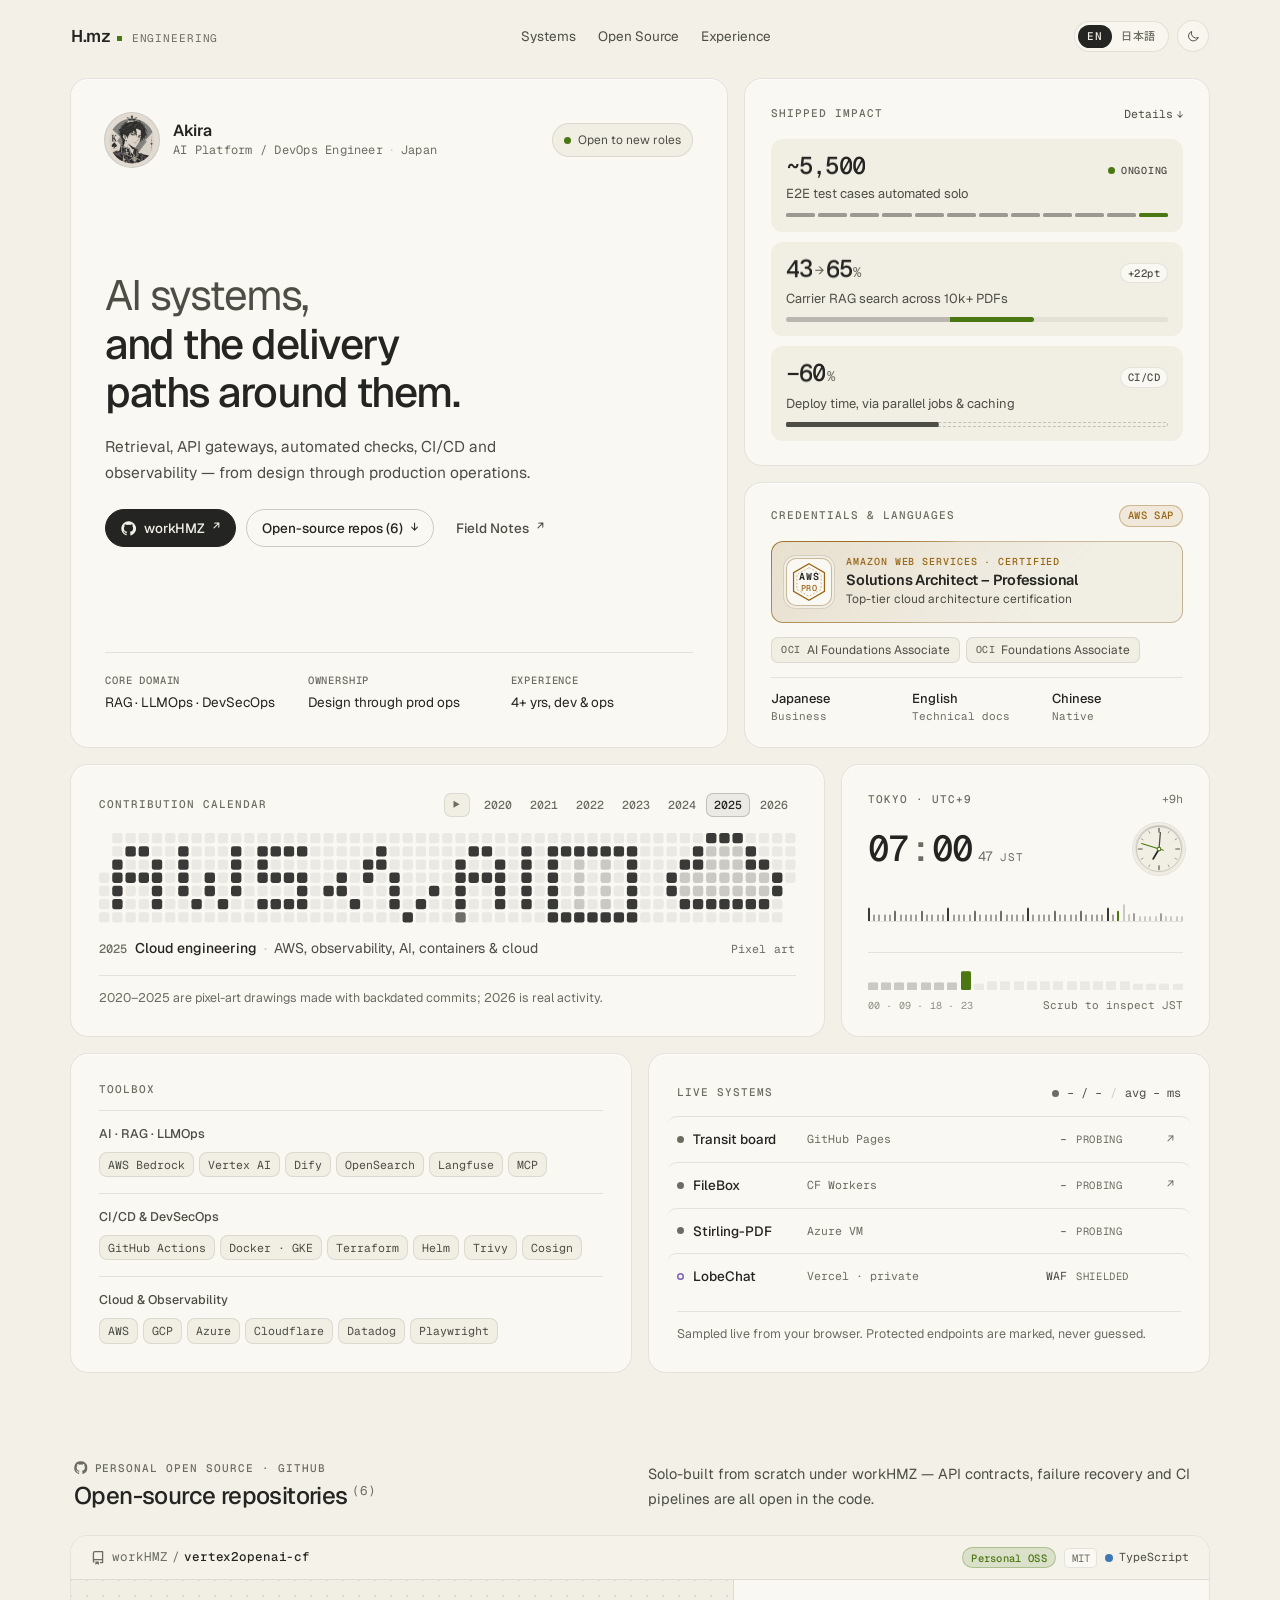
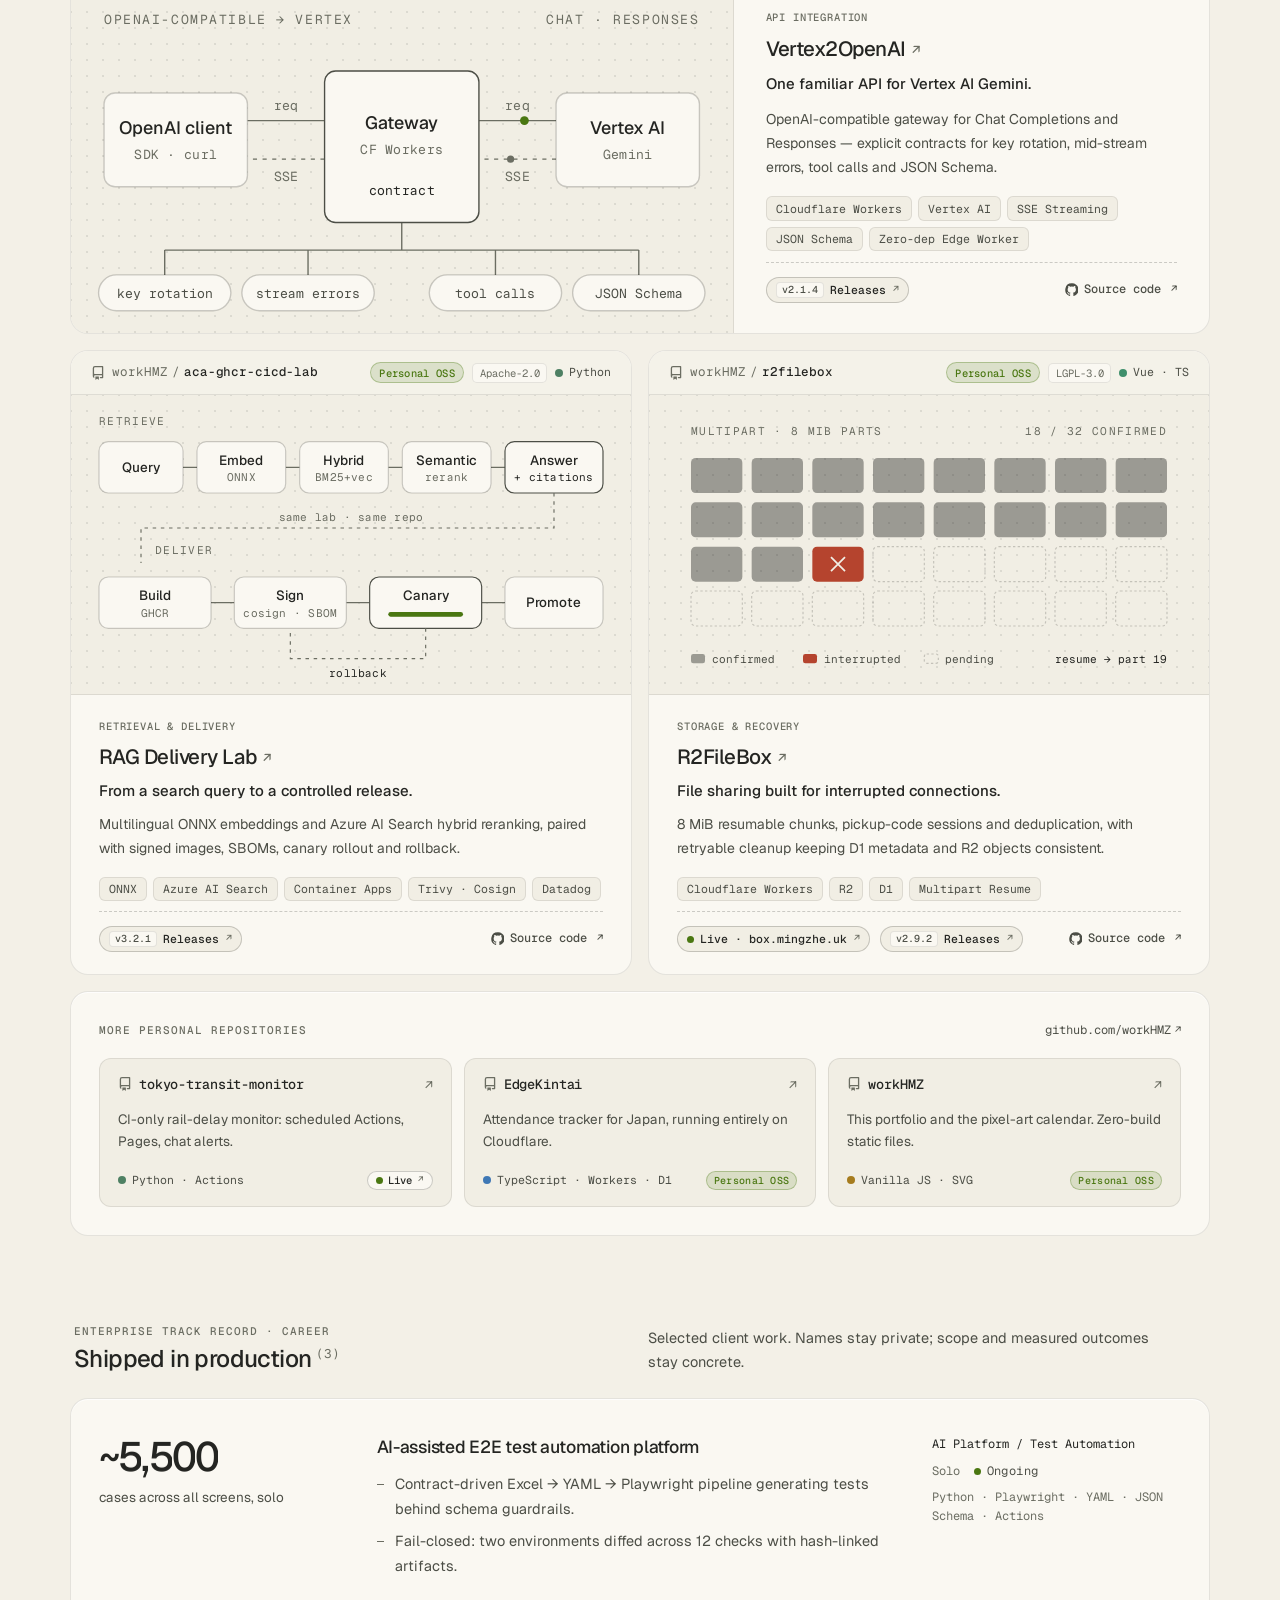
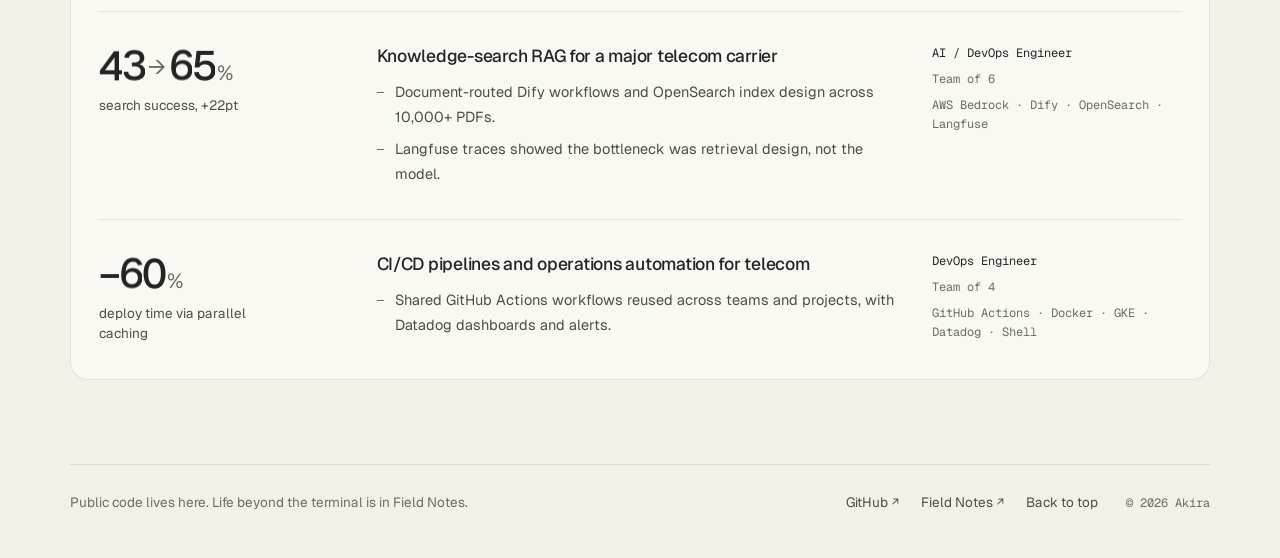
<file: index.html>
<!DOCTYPE html>
<html lang="en">
<head>
  <meta charset="UTF-8">
  <meta name="viewport" content="width=device-width, initial-scale=1.0, viewport-fit=cover">
  <title>Akira — AI Platform / DevOps Engineer</title>
  <meta name="description" content="Akira — AI Platform / DevOps Engineer in Japan. Selected open-source projects, RAG and LLM integration, delivery automation, and the engineering work behind running services.">
  <meta name="format-detection" content="telephone=no">
  <meta name="color-scheme" content="light dark">
  <meta name="theme-color" content="#f3f0e7" media="(prefers-color-scheme: light)">
  <meta name="theme-color" content="#121311" media="(prefers-color-scheme: dark)">
  <link rel="canonical" href="https://workhmz.github.io/workHMZ/">
  <link rel="icon" href="data:image/svg+xml,%3Csvg%20xmlns='http://www.w3.org/2000/svg'%20viewBox='0%200%2032%2032'%3E%3Crect%20width='32'%20height='32'%20rx='7'%20fill='%23242522'/%3E%3Cpath%20d='M9%208v16M19%208v16M9%2016h10'%20stroke='%23f3f0e7'%20stroke-width='3'/%3E%3Crect%20x='22'%20y='20'%20width='4'%20height='4'%20fill='%23dafa78'/%3E%3C/svg%3E">

  <!-- Social cards: og-card.png is rendered from og-card.html; keep both in sync. -->
  <meta property="og:type" content="website">
  <meta property="og:site_name" content="H.mz — Engineering">
  <meta property="og:url" content="https://workhmz.github.io/workHMZ/">
  <meta property="og:title" content="Akira — AI Platform / DevOps Engineer">
  <meta property="og:description" content="RAG, LLM integration and delivery automation. Selected open-source repositories, implementation contracts and production experience.">
  <meta property="og:image" content="https://workhmz.github.io/workHMZ/og-card.png">
  <meta property="og:image:type" content="image/png">
  <meta property="og:image:width" content="1200">
  <meta property="og:image:height" content="630">
  <meta property="og:image:alt" content="H.mz — Engineering. Akira, AI Platform / DevOps Engineer. Selected open-source projects.">
  <meta name="twitter:card" content="summary_large_image">
  <meta name="twitter:title" content="Akira — AI Platform / DevOps Engineer">
  <meta name="twitter:description" content="Selected open-source repositories, RAG and LLM integration, delivery automation, and production experience.">
  <meta name="twitter:image" content="https://workhmz.github.io/workHMZ/og-card.png">

  <script type="application/ld+json">
    {
      "@context": "https://schema.org",
      "@type": "ProfilePage",
      "url": "https://workhmz.github.io/workHMZ/",
      "name": "H.mz — Engineering",
      "mainEntity": {
        "@type": "Person",
        "name": "Akira",
        "jobTitle": "AI Platform / DevOps Engineer",
        "url": "https://workhmz.github.io/workHMZ/",
        "sameAs": [
          "https://github.com/workHMZ",
          "https://profile.mingzhe.uk/"
        ]
      }
    }
  </script>

  <!-- Resolve theme and language before first paint to avoid a Safari flash. -->
  <script>
    (() => {
      const root = document.documentElement;
      const params = new URLSearchParams(location.search);
      try {
        const asked = params.get('theme');
        const stored = localStorage.getItem('theme');
        const pick = asked === 'dark' || asked === 'light' ? asked : stored;
        const dark = pick ? pick === 'dark' : matchMedia('(prefers-color-scheme: dark)').matches;
        root.dataset.theme = dark ? 'dark' : 'light';
        const color = dark ? '#121311' : '#f3f0e7';
        document.querySelectorAll('meta[name="theme-color"]').forEach(meta => meta.setAttribute('content', color));
      } catch (_) { root.dataset.theme = 'light'; }
      let lang = 'en';
      try {
        const asked = params.get('lang');
        const stored = localStorage.getItem('lang');
        if (asked === 'ja' || asked === 'en') lang = asked;
        else if (stored === 'ja' || stored === 'en') lang = stored;
        else if ((navigator.languages || [navigator.language]).some(code => /^ja\b/i.test(code || ''))) lang = 'ja';
      } catch (_) {}
      root.lang = lang;
      root.dataset.lang = lang;
      root.dataset.enter = '';
      if (lang === 'ja') root.dataset.i18nPending = '';
      setTimeout(() => { delete root.dataset.i18nPending; }, 2000);
    })();
  </script>

  <link rel="preconnect" href="https://fonts.googleapis.com">
  <link rel="preconnect" href="https://fonts.gstatic.com" crossorigin>
  <!-- Health probes pay DNS + TLS on their first sample; warm those connections early. -->
  <link rel="preconnect" href="https://box.mingzhe.uk" crossorigin>
  <link rel="preconnect" href="https://pdf.mingzhe.uk" crossorigin>
  <link rel="stylesheet" href="https://fonts.googleapis.com/css2?family=Geist:wght@400;500;600&family=Geist+Mono:wght@400;500&family=Noto+Sans+JP:wght@400;500;600&display=swap">
  <link rel="stylesheet" href="style.css">
</head>
<body id="top">
  <a class="skip" href="#main" data-i18n="ui.skip">Skip to content</a>

  <svg width="0" height="0" style="position:absolute" aria-hidden="true">
    <symbol id="i-github" viewBox="0 0 24 24"><path d="M12 .5a11.5 11.5 0 0 0-3.64 22.41c.58.1.79-.25.79-.56v-2c-3.2.7-3.88-1.37-3.88-1.37-.53-1.33-1.28-1.69-1.28-1.69-1.05-.71.08-.7.08-.7 1.16.08 1.77 1.19 1.77 1.19 1.03 1.77 2.7 1.26 3.36.96.1-.75.4-1.26.73-1.55-2.56-.29-5.24-1.28-5.24-5.68 0-1.26.45-2.28 1.19-3.09-.12-.29-.52-1.46.11-3.05 0 0 .97-.31 3.17 1.18a11 11 0 0 1 5.77 0c2.2-1.49 3.17-1.18 3.17-1.18.63 1.59.23 2.76.11 3.05.74.81 1.19 1.83 1.19 3.09 0 4.41-2.69 5.38-5.25 5.67.41.36.78 1.06.78 2.14v3.17c0 .31.21.67.8.56A11.5 11.5 0 0 0 12 .5Z"/></symbol>
    <symbol id="i-repo" viewBox="0 0 16 16"><path d="M2 2.5A2.5 2.5 0 0 1 4.5 0h8.75a.75.75 0 0 1 .75.75v12.5a.75.75 0 0 1-.75.75h-2.5a.75.75 0 0 1 0-1.5h1.75v-2h-8a1 1 0 0 0-.714 1.7.75.75 0 1 1-1.072 1.05A2.495 2.495 0 0 1 2 11.5Zm10.5-1h-8a1 1 0 0 0-1 1v6.708A2.486 2.486 0 0 1 4.5 9h8ZM5 12.25a.25.25 0 0 1 .25-.25h3.5a.25.25 0 0 1 .25.25v3.25a.25.25 0 0 1-.4.2l-1.45-1.087a.249.249 0 0 0-.3 0L5.4 15.7a.25.25 0 0 1-.4-.2Z"/></symbol>
  </svg>

  <header class="top">
    <div class="top-inner wrap">
      <a class="mark" href="#top">
        <span class="mark-name">H.mz</span><i class="mark-dot" aria-hidden="true"></i><span class="mark-sub"> Engineering</span>
      </a>
      <nav class="top-nav" aria-label="Sections">
        <a class="nav-sys" href="#systems" data-i18n="nav.systems">Systems</a>
        <a href="#work" data-i18n="nav.work">Open Source</a>
        <a href="#experience" data-i18n="nav.experience">Experience</a>
      </nav>
      <div class="top-tools">
        <button class="lang-toggle" id="lang-toggle" type="button" aria-describedby="lang-hint">
          <i class="lang-thumb" aria-hidden="true"></i>
          <span data-lang-option="en">EN</span> <span data-lang-option="ja">日本語</span>
          <span class="sr-only" id="lang-hint">Switch language to Japanese</span>
        </button>
        <button class="icon-btn" id="theme-toggle" type="button" aria-label="Toggle theme">
          <svg class="icon-sun" viewBox="0 0 24 24" aria-hidden="true"><circle cx="12" cy="12" r="4.2"/><path d="M12 2.5v2.2M12 19.3v2.2M2.5 12h2.2M19.3 12h2.2M5.3 5.3l1.6 1.6M17.1 17.1l1.6 1.6M5.3 18.7l1.6-1.6M17.1 6.9l1.6-1.6"/></svg>
          <svg class="icon-moon" viewBox="0 0 24 24" aria-hidden="true"><path d="M20 14.6A8.2 8.2 0 0 1 9.4 4a8.2 8.2 0 1 0 10.6 10.6Z"/></svg>
        </button>
      </div>
    </div>
  </header>

  <main id="main" class="wrap">

    <!-- ───────────── Profile Bento ───────────── -->
    <section class="bento profile" aria-label="Profile">

      <article class="card intro" aria-label="Introduction">
        <div class="id-bar">
          <div class="id">
            <img class="avatar" src="assets/avatar.jpg" alt="" width="54" height="54" decoding="async">
            <div>
              <p class="id-name">Akira</p>
              <p class="id-role"><span data-i18n="intro.role">AI Platform / DevOps Engineer</span><span class="sep" aria-hidden="true">·</span><span data-i18n="intro.place">Japan</span></p>
            </div>
          </div>
          <span class="status-pill"><span class="dot" data-state="active"></span><span data-i18n="facts.open">Open to new roles</span></span>
        </div>

        <div class="intro-copy">
          <h1 class="headline" data-i18n-html="intro.title"><span class="hl-lead">AI systems,</span> <span class="hl-main">and the delivery paths around&nbsp;them.</span></h1>
          <p class="lede" data-i18n="intro.lede">Retrieval, API gateways, automated checks, CI/CD and observability — from design through production operations.</p>
          <div class="actions">
            <a class="btn btn-solid" href="https://github.com/workHMZ" target="_blank" rel="noopener noreferrer">
              <svg class="gh" aria-hidden="true"><use href="#i-github"/></svg><span>workHMZ</span><span class="arrow" aria-hidden="true">↗</span>
            </a>
            <a class="btn" href="#work"><span data-i18n="intro.work">Open-source repos (6)</span><span class="arrow" aria-hidden="true">↓</span></a>
            <a class="btn btn-quiet" href="https://profile.mingzhe.uk/" target="_blank" rel="noopener noreferrer"><span>Field Notes</span><span class="arrow" aria-hidden="true">↗</span></a>
          </div>
        </div>

        <dl class="facts">
          <div><dt data-i18n="facts.focus">Core domain</dt><dd>RAG · LLMOps · DevSecOps</dd></div>
          <div><dt data-i18n="facts.edge">Ownership</dt><dd data-i18n="facts.edgeVal">Design through prod ops</dd></div>
          <div><dt data-i18n="facts.exp">Experience</dt><dd data-i18n="facts.expVal">4+ yrs, dev &amp; ops</dd></div>
        </dl>
      </article>

      <article class="card impact" aria-labelledby="impact-label">
        <div class="card-head">
          <p class="label" id="impact-label" data-i18n="impact.label">Shipped impact</p>
          <a class="text-link head-link" href="#experience"><span data-i18n="impact.more">Details</span><span class="arrow" aria-hidden="true">↓</span></a>
        </div>
        <div class="imp-grid">
          <a class="imp-tile" href="#rec-e2e">
            <div class="imp-top">
              <span class="imp-num" data-odometer="~5,500">~5,500</span>
              <span class="live imp-live"><span class="dot" data-state="active"></span><span data-i18n="now.state">Ongoing</span></span>
            </div>
            <p class="imp-caption" data-i18n="imp.e2e.short">E2E test cases automated solo</p>
            <div class="meter meter-cells" aria-hidden="true">
              <i></i><i></i><i></i><i></i><i></i><i></i><i></i><i></i><i></i><i></i><i></i><i></i>
            </div>
          </a>

          <a class="imp-tile" href="#rec-rag">
            <div class="imp-top">
              <span class="imp-num"><span data-odometer="43">43</span><span class="imp-arrow">→</span><span data-odometer="65">65</span><small>%</small></span>
              <span class="imp-delta">+22pt</span>
            </div>
            <p class="imp-caption" data-i18n="imp.rag.short">Carrier RAG search across 10k+ PDFs</p>
            <div class="meter meter-range" aria-hidden="true">
              <span class="m-base"></span><span class="m-gain"></span>
            </div>
          </a>

          <a class="imp-tile" href="#rec-cicd">
            <div class="imp-top">
              <span class="imp-num"><span data-odometer="−60">−60</span><small>%</small></span>
              <span class="imp-delta" data-i18n="imp.cicd.badge">CI/CD</span>
            </div>
            <p class="imp-caption" data-i18n="imp.cicd.short">Deploy time, via parallel jobs &amp; caching</p>
            <div class="meter meter-compress" aria-hidden="true">
              <span class="m-ghost"></span><span class="m-now"></span>
            </div>
          </a>
        </div>
      </article>

      <article class="card creds" aria-labelledby="creds-label">
        <div class="card-head">
          <p class="label" id="creds-label" data-i18n="creds.label">Credentials &amp; languages</p>
          <span class="cred-pill">AWS SAP</span>
        </div>

        <div class="aws-feature">
          <div class="aws-seal" aria-hidden="true">
            <svg viewBox="0 0 40 44" fill="none">
              <path d="M20 2 37 11.8v20.4L20 42 3 32.2V11.8Z" stroke="currentColor" stroke-width="1.35"/>
              <path d="M20 6.2 33.4 13.9v16.2L20 37.8 6.6 30.1V13.9Z" stroke="currentColor" stroke-width=".9" stroke-dasharray="2 2" opacity=".55"/>
            </svg>
            <span class="seal-top">AWS</span>
            <small class="seal-sub">PRO</small>
          </div>
          <div class="aws-copy">
            <p class="aws-kicker">AMAZON WEB SERVICES · CERTIFIED</p>
            <h2 class="aws-title">Solutions Architect – Professional</h2>
            <p class="aws-note" data-i18n="cred.aws.note">Top-tier cloud architecture certification</p>
          </div>
        </div>

        <div class="oci-row" aria-label="Additional certifications">
          <span class="cert-chip"><b>OCI</b> AI Foundations Associate</span>
          <span class="cert-chip"><b>OCI</b> Foundations Associate</span>
        </div>

        <ul class="langs" aria-label="Working languages">
          <li><span data-i18n="lang.ja">Japanese</span><span data-i18n="lang.ja.level">Business</span></li>
          <li><span data-i18n="lang.en">English</span><span data-i18n="lang.en.level">Technical docs</span></li>
          <li><span data-i18n="lang.zh">Chinese</span><span data-i18n="lang.zh.level">Native</span></li>
        </ul>
      </article>

      <article class="card calendar" aria-labelledby="cal-label">
        <div class="card-head">
          <p class="label" id="cal-label" data-i18n="cal.label">Contribution calendar</p>
          <div class="years" id="cal-years"><i class="year-thumb" id="year-thumb" aria-hidden="true"></i></div>
        </div>
        <svg class="cal-svg" id="cal-svg" viewBox="0 0 739 95" role="img" aria-label="Contribution calendar"></svg>
        <div class="cal-foot">
          <p class="cal-caption" id="cal-caption"><span class="cal-year" id="cal-year"></span><strong id="cal-theme"></strong><span id="cal-detail"></span></p>
          <p class="cal-tag" id="cal-tag"></p>
        </div>
        <p class="fine" data-i18n="cal.note">2020–2025 are pixel-art drawings made with backdated commits; 2026 is real activity.</p>
      </article>

      <article class="card clock" aria-labelledby="clock-label">
        <div class="card-head">
          <p class="label" id="clock-label"><span data-i18n="clock.label">Tokyo · UTC+9</span></p>
          <p class="clock-diff" id="clock-diff"></p>
        </div>
        <div class="clock-body">
          <div class="clock-face-row">
            <p class="clock-time">
              <span id="clock-h">--</span><span class="clock-colon" aria-hidden="true">:</span><span id="clock-m">--</span><span class="clock-sec" id="clock-s">00</span>
              <span class="clock-zone">JST</span>
            </p>
            <svg class="clock-dial" viewBox="0 0 48 48" aria-hidden="true">
              <circle class="dial-ring" cx="24" cy="24" r="22.5"/>
              <g class="dial-ticks" id="dial-ticks"></g>
              <line class="dial-hand dial-hr" id="dial-hr" x1="24" y1="24" x2="24" y2="12.5"/>
              <line class="dial-hand dial-min" id="dial-min" x1="24" y1="24" x2="24" y2="7.5"/>
              <line class="dial-hand dial-sec" id="dial-sec" x1="24" y1="28.5" x2="24" y2="5.8"/>
              <circle class="dial-cap" cx="24" cy="24" r="1.8"/>
            </svg>
          </div>
          <div class="secbar" id="secbar" aria-hidden="true"></div>
          <div class="ruler-wrap">
            <div class="daybar" id="daybar" role="presentation"></div>
            <div class="ruler-meta">
              <span class="ruler-scale" aria-hidden="true">00 · 09 · 18 · 23</span>
              <p class="ruler-hint" id="ruler-hint"></p>
            </div>
          </div>
        </div>
      </article>

      <article class="card stack" aria-labelledby="stack-label">
        <p class="label" id="stack-label" data-i18n="stack.label">Toolbox</p>
        <div class="chip-groups">
          <div class="chip-row" data-link-node="ai">
            <p class="chip-title" data-i18n="cap.ai.title">AI · RAG · LLMOps</p>
            <div class="chips"><span>AWS Bedrock</span><span>Vertex AI</span><span>Dify</span><span>OpenSearch</span><span>Langfuse</span><span>MCP</span></div>
          </div>
          <div class="chip-row" data-link-node="delivery">
            <p class="chip-title" data-i18n="cap.delivery.title">CI/CD &amp; DevSecOps</p>
            <div class="chips"><span>GitHub Actions</span><span>Docker · GKE</span><span>Terraform</span><span>Helm</span><span>Trivy</span><span>Cosign</span></div>
          </div>
          <div class="chip-row" data-link-node="cloud">
            <p class="chip-title" data-i18n="cap.cloud.title">Cloud &amp; Observability</p>
            <div class="chips"><span>AWS</span><span>GCP</span><span>Azure</span><span>Cloudflare</span><span>Datadog</span><span>Playwright</span></div>
          </div>
        </div>
      </article>

      <article class="card systems" id="systems" aria-labelledby="sys-label">
        <div class="card-head">
          <p class="label" id="sys-label" data-i18n="sys.label">Live systems</p>
          <p class="sys-sum"><span class="dot" id="board-dot" data-state="probing"></span><span id="board-healthy">– / –</span><span class="sep" aria-hidden="true">/</span><span id="board-rtt">– ms</span></p>
        </div>
        <ul class="svcs">
          <li class="svc" data-node="delivery" data-probe="http" data-endpoint="https://workhmz.github.io/tokyo-transit-monitor/">
            <span class="dot" data-state="probing"></span>
            <span class="svc-name">Transit board</span>
            <span class="svc-host">GitHub Pages</span>
            <svg class="spark" viewBox="0 0 100 24" preserveAspectRatio="none" aria-hidden="true"><polyline points=""/></svg>
            <span class="svc-rtt">–</span>
            <span class="svc-label">PROBING</span>
            <a class="svc-open" href="https://workhmz.github.io/tokyo-transit-monitor/" target="_blank" rel="noopener noreferrer" aria-label="Open Transit board">↗</a>
          </li>
          <li class="svc" data-node="cloud" data-probe="health" data-endpoint="https://box.mingzhe.uk/" data-health-endpoint="https://box.mingzhe.uk/health">
            <span class="dot" data-state="probing"></span>
            <span class="svc-name">FileBox</span>
            <span class="svc-host">CF Workers</span>
            <svg class="spark" viewBox="0 0 100 24" preserveAspectRatio="none" aria-hidden="true"><polyline points=""/></svg>
            <span class="svc-rtt">–</span>
            <span class="svc-label">PROBING</span>
            <a class="svc-open" href="https://box.mingzhe.uk/#/" target="_blank" rel="noopener noreferrer" aria-label="Open FileBox">↗</a>
          </li>
          <li class="svc" data-node="azure" data-probe="health" data-endpoint="https://pdf.mingzhe.uk/" data-health-endpoint="https://pdf.mingzhe.uk/api/v1/info/status">
            <span class="dot" data-state="probing"></span>
            <span class="svc-name">Stirling-PDF</span>
            <span class="svc-host">Azure VM</span>
            <svg class="spark" viewBox="0 0 100 24" preserveAspectRatio="none" aria-hidden="true"><polyline points=""/></svg>
            <span class="svc-rtt">–</span>
            <span class="svc-label">PROBING</span>
            <span class="svc-open" aria-hidden="true"></span>
          </li>
          <li class="svc" data-node="ai" data-probe="none" data-endpoint="https://lobe.mingzhe.uk">
            <span class="dot" data-state="shielded"></span>
            <span class="svc-name">LobeChat</span>
            <span class="svc-host">Vercel<span data-i18n="sys.private"> · private</span></span>
            <span class="spark" aria-hidden="true"></span>
            <span class="svc-rtt">WAF</span>
            <span class="svc-label">SHIELDED</span>
            <span class="svc-open" aria-hidden="true"></span>
          </li>
        </ul>
        <p class="fine" data-i18n="sys.note">Sampled live from your browser. Protected endpoints are marked, never guessed.</p>
      </article>
    </section>

    <!-- ───────────── Personal Open-Source Repositories ───────────── -->
    <section class="block" id="work" aria-labelledby="work-title">
      <header class="block-head">
        <div class="block-title-group">
          <p class="sec-kicker"><svg class="gh-xs" aria-hidden="true"><use href="#i-github"/></svg><span data-i18n="work.kicker">Personal Open Source · GitHub</span></p>
          <h2 id="work-title"><span data-i18n="work.title">Open-source repositories</span><sup class="sec-count">(6)</sup></h2>
        </div>
        <p data-i18n="projects.desc">Solo-built from scratch under workHMZ — API contracts, failure recovery and CI pipelines are all open in the code.</p>
      </header>

      <div class="bento work-grid">
        <article class="card project project-wide" id="project-vertex" data-href="https://github.com/workHMZ/vertex2openai-cf">
          <header class="repo-bar">
            <a class="repo-slug-link" href="https://github.com/workHMZ/vertex2openai-cf" target="_blank" rel="noopener noreferrer">
              <svg class="repo-ico" aria-hidden="true"><use href="#i-repo"/></svg>
              <span class="repo-owner">workHMZ</span><span class="repo-slash">/</span><strong class="repo-name-strong">vertex2openai-cf</strong>
            </a>
            <div class="repo-badges">
              <span class="oss-pill" data-i18n="projects.soloOss">Personal OSS</span>
              <span class="lic-tag">MIT</span>
              <span class="lang-tag"><i class="lang-dot" data-lc="ts"></i>TypeScript</span>
            </div>
          </header>
          <div class="project-split">
            <figure class="fig">
              <svg class="diagram" viewBox="0 30 480 256" role="img" aria-label="OpenAI client to Cloudflare Workers gateway to Vertex AI Gemini, with key rotation, stream error handling, tool calls and JSON Schema handled in the gateway.">
                <g class="d-wire">
                  <path d="M128 132H184"/><path d="M296 132H352"/>
                  <path class="d-dash" d="M352 160H296"/><path class="d-dash" d="M184 160H128"/>
                  <path class="d-contract-wires" d="M240 206V226M68 226H412M68 226V244M172 226V244M308 226V244M412 226V244"/>
                </g>
                <g class="d-node"><rect x="24" y="112" width="104" height="68" rx="8"/><text x="76" y="142" class="d-t">OpenAI client</text><text x="76" y="160" class="d-s">SDK · curl</text></g>
                <g class="d-node d-key d-gw"><rect x="184" y="96" width="112" height="110" rx="8"/><text x="240" y="138" class="d-t">Gateway</text><text x="240" y="156" class="d-s">CF Workers</text><text x="240" y="186" class="d-s d-strong">contract</text></g>
                <g class="d-node"><rect x="352" y="112" width="104" height="68" rx="8"/><text x="404" y="142" class="d-t">Vertex AI</text><text x="404" y="160" class="d-s">Gemini</text></g>
                <text x="156" y="124" class="d-s">req</text><text x="324" y="124" class="d-s">req</text>
                <text x="156" y="176" class="d-s">SSE</text><text x="324" y="176" class="d-s">SSE</text>
                <g class="d-chip" data-chip="1"><rect x="20" y="244" width="96" height="26" rx="13"/><text x="68" y="261">key rotation</text></g>
                <g class="d-chip" data-chip="2"><rect x="124" y="244" width="96" height="26" rx="13"/><text x="172" y="261">stream errors</text></g>
                <g class="d-chip" data-chip="3"><rect x="260" y="244" width="96" height="26" rx="13"/><text x="308" y="261">tool calls</text></g>
                <g class="d-chip" data-chip="4"><rect x="364" y="244" width="96" height="26" rx="13"/><text x="412" y="261">JSON Schema</text></g>
                <circle class="d-pulse" r="3.2"><animateMotion dur="2.6s" repeatCount="indefinite" path="M128 132H184M296 132H352"/></circle>
                <circle class="d-pulse d-pulse-soft" r="2.6"><animateMotion dur="2.6s" begin="-1.3s" repeatCount="indefinite" path="M352 160H296M184 160H128"/></circle>
                <text x="24" y="62" class="d-cap">openai-compatible → vertex</text>
                <text x="456" y="62" class="d-cap" text-anchor="end">chat · responses</text>
              </svg>
            </figure>
            <div class="project-body">
              <p class="kicker" data-i18n="projects.vertex.kicker">API integration</p>
              <h3><a class="project-link" href="https://github.com/workHMZ/vertex2openai-cf" target="_blank" rel="noopener noreferrer">Vertex2OpenAI<span class="arrow" aria-hidden="true">↗</span></a></h3>
              <p class="project-summary" data-i18n="projects.vertex.summary">One familiar API for Vertex AI Gemini.</p>
              <p class="project-text" data-i18n="projects.vertex.body">OpenAI-compatible gateway for Chat Completions and Responses — explicit contracts for key rotation, mid-stream errors, tool calls and JSON Schema.</p>
              <ul class="tech-pills" aria-label="Technologies">
                <li>Cloudflare Workers</li><li>Vertex AI</li><li>SSE Streaming</li><li>JSON Schema</li><li data-i18n="projects.vertex.meta">Zero-dep Edge Worker</li>
              </ul>
              <footer class="project-foot">
                <a class="foot-live" href="https://github.com/workHMZ/vertex2openai-cf/releases" target="_blank" rel="noopener noreferrer" data-release="workHMZ/vertex2openai-cf">
                  <span class="release-mark" aria-hidden="true">v2.1.4</span><span data-i18n="projects.release">Releases</span><span class="arrow" aria-hidden="true">↗</span>
                </a>
                <a class="foot-gh" href="https://github.com/workHMZ/vertex2openai-cf" target="_blank" rel="noopener noreferrer">
                  <svg class="gh-xs" aria-hidden="true"><use href="#i-github"/></svg><span data-i18n="projects.source">Source code</span><span class="arrow" aria-hidden="true">↗</span>
                </a>
              </footer>
            </div>
          </div>
        </article>

        <article class="card project" id="project-rag" data-href="https://github.com/workHMZ/aca-ghcr-cicd-lab">
          <header class="repo-bar">
            <a class="repo-slug-link" href="https://github.com/workHMZ/aca-ghcr-cicd-lab" target="_blank" rel="noopener noreferrer">
              <svg class="repo-ico" aria-hidden="true"><use href="#i-repo"/></svg>
              <span class="repo-owner">workHMZ</span><span class="repo-slash">/</span><strong class="repo-name-strong">aca-ghcr-cicd-lab</strong>
            </a>
            <div class="repo-badges">
              <span class="oss-pill" data-i18n="projects.soloOss">Personal OSS</span>
              <span class="lic-tag">Apache-2.0</span>
              <span class="lang-tag"><i class="lang-dot" data-lc="py"></i>Python</span>
            </div>
          </header>
          <figure class="fig">
            <svg class="diagram" viewBox="0 36 480 256" role="img" aria-label="Retrieval loop: query, ONNX embedding, hybrid search, semantic ranking, cited answer. Delivery loop: build, sign and SBOM, canary release, promote or roll back.">
              <text x="24" y="62" class="d-cap">retrieve</text>
              <g class="d-wire"><path d="M96 98H108M184 98H196M272 98H284M360 98H372"/></g>
              <circle class="d-pulse" r="3"><animateMotion dur="4s" repeatCount="indefinite" path="M60 98H414"/></circle>
              <g class="d-node"><rect x="24" y="76" width="72" height="44" rx="8"/><text x="60" y="102" class="d-t d-sm">Query</text></g>
              <g class="d-node"><rect x="108" y="76" width="76" height="44" rx="8"/><text x="146" y="96" class="d-t d-sm">Embed</text><text x="146" y="110" class="d-s">ONNX</text></g>
              <g class="d-node"><rect x="196" y="76" width="76" height="44" rx="8"/><text x="234" y="96" class="d-t d-sm">Hybrid</text><text x="234" y="110" class="d-s">BM25+vec</text></g>
              <g class="d-node"><rect x="284" y="76" width="76" height="44" rx="8"/><text x="322" y="96" class="d-t d-sm">Semantic</text><text x="322" y="110" class="d-s">rerank</text></g>
              <g class="d-node d-key"><rect x="372" y="76" width="84" height="44" rx="8"/><text x="414" y="96" class="d-t d-sm">Answer</text><text x="414" y="110" class="d-s d-strong">+ citations</text></g>

              <path class="d-wire d-dash" d="M414 120V150H60V180"/>
              <text x="240" y="144" class="d-s" text-anchor="middle">same lab · same repo</text>

              <text x="72" y="172" class="d-cap">deliver</text>
              <g class="d-wire"><path d="M120 214H140M236 214H256M352 214H372"/></g>
              <g class="d-node"><rect x="24" y="192" width="96" height="44" rx="8"/><text x="72" y="212" class="d-t d-sm">Build</text><text x="72" y="226" class="d-s">GHCR</text></g>
              <g class="d-node"><rect x="140" y="192" width="96" height="44" rx="8"/><text x="188" y="212" class="d-t d-sm">Sign</text><text x="188" y="226" class="d-s">cosign · SBOM</text></g>
              <g class="d-node d-key"><rect x="256" y="192" width="96" height="44" rx="8"/><text x="304" y="212" class="d-t d-sm">Canary</text><rect class="d-bar-bg" x="272" y="222" width="64" height="4" rx="2"/><rect class="d-bar" x="272" y="222" width="64" height="4" rx="2"/></g>
              <g class="d-node"><rect x="372" y="192" width="84" height="44" rx="8"/><text x="414" y="218" class="d-t d-sm">Promote</text></g>
              <path class="d-wire d-dash" d="M304 236V262H188V240"/>
              <text x="246" y="278" class="d-s d-strong" text-anchor="middle">rollback</text>
            </svg>
          </figure>
          <div class="project-body">
            <p class="kicker" data-i18n="projects.rag.kicker">Retrieval &amp; delivery</p>
            <h3><a class="project-link" href="https://github.com/workHMZ/aca-ghcr-cicd-lab" target="_blank" rel="noopener noreferrer">RAG Delivery Lab<span class="arrow" aria-hidden="true">↗</span></a></h3>
            <p class="project-summary" data-i18n="projects.rag.summary">From a search query to a controlled release.</p>
            <p class="project-text" data-i18n="projects.rag.body">Multilingual ONNX embeddings and Azure AI Search hybrid reranking, paired with signed images, SBOMs, canary rollout and rollback.</p>
            <ul class="tech-pills" aria-label="Technologies">
              <li>ONNX</li><li>Azure AI Search</li><li>Container Apps</li><li>Trivy · Cosign</li><li>Datadog</li>
            </ul>
            <footer class="project-foot">
              <a class="foot-live" href="https://github.com/workHMZ/aca-ghcr-cicd-lab/releases" target="_blank" rel="noopener noreferrer" data-release="workHMZ/aca-ghcr-cicd-lab">
                <span class="release-mark" aria-hidden="true">v3.2.1</span><span data-i18n="projects.release">Releases</span><span class="arrow" aria-hidden="true">↗</span>
              </a>
              <a class="foot-gh" href="https://github.com/workHMZ/aca-ghcr-cicd-lab" target="_blank" rel="noopener noreferrer">
                <svg class="gh-xs" aria-hidden="true"><use href="#i-github"/></svg><span data-i18n="projects.source">Source code</span><span class="arrow" aria-hidden="true">↗</span>
              </a>
            </footer>
          </div>
        </article>

        <article class="card project" id="project-filebox" data-href="https://github.com/workHMZ/r2filebox">
          <header class="repo-bar">
            <a class="repo-slug-link" href="https://github.com/workHMZ/r2filebox" target="_blank" rel="noopener noreferrer">
              <svg class="repo-ico" aria-hidden="true"><use href="#i-repo"/></svg>
              <span class="repo-owner">workHMZ</span><span class="repo-slash">/</span><strong class="repo-name-strong">r2filebox</strong>
            </a>
            <div class="repo-badges">
              <span class="oss-pill" data-i18n="projects.soloOss">Personal OSS</span>
              <span class="lic-tag">LGPL-3.0</span>
              <span class="lang-tag"><i class="lang-dot" data-lc="vue"></i>Vue · TS</span>
            </div>
          </header>
          <figure class="fig">
            <svg class="diagram" viewBox="0 28 480 256" role="img" aria-label="An upload split into 8 MiB parts. After an interruption, the upload resumes from the last confirmed part instead of starting over.">
              <text x="36" y="62" class="d-cap">multipart · 8 MiB parts</text>
              <text x="444" y="62" class="d-cap" text-anchor="end">18 / 32 confirmed</text>
              <g id="chunk-grid"></g>
              <g class="d-legend">
                <rect x="36" y="250" width="12" height="8" rx="2" class="c-done"/><text x="54" y="258">confirmed</text>
                <rect x="132" y="250" width="12" height="8" rx="2" class="c-cut"/><text x="150" y="258">interrupted</text>
                <rect x="236" y="250" width="12" height="8" rx="2" class="c-wait"/><text x="254" y="258">pending</text>
                <text x="444" y="258" text-anchor="end" class="d-strong">resume → part 19</text>
              </g>
            </svg>
          </figure>
          <div class="project-body">
            <p class="kicker" data-i18n="projects.filebox.kicker">Storage &amp; recovery</p>
            <h3><a class="project-link" href="https://github.com/workHMZ/r2filebox" target="_blank" rel="noopener noreferrer">R2FileBox<span class="arrow" aria-hidden="true">↗</span></a></h3>
            <p class="project-summary" data-i18n="projects.filebox.summary">File sharing built for interrupted connections.</p>
            <p class="project-text" data-i18n="projects.filebox.body">8 MiB resumable chunks, pickup-code sessions and deduplication, with retryable cleanup keeping D1 metadata and R2 objects consistent.</p>
            <ul class="tech-pills" aria-label="Technologies">
              <li>Cloudflare Workers</li><li>R2</li><li>D1</li><li>Multipart Resume</li>
            </ul>
            <footer class="project-foot">
              <a class="foot-live" href="https://box.mingzhe.uk/#/" target="_blank" rel="noopener noreferrer">
                <span class="dot" data-state="active"></span><span data-i18n="projects.liveApp">Live · box.mingzhe.uk</span><span class="arrow" aria-hidden="true">↗</span>
              </a>
              <a class="foot-live" href="https://github.com/workHMZ/r2filebox/releases" target="_blank" rel="noopener noreferrer" data-release="workHMZ/r2filebox">
                <span class="release-mark" aria-hidden="true">v2.9.2</span><span data-i18n="projects.release">Releases</span><span class="arrow" aria-hidden="true">↗</span>
              </a>
              <a class="foot-gh" href="https://github.com/workHMZ/r2filebox" target="_blank" rel="noopener noreferrer">
                <svg class="gh-xs" aria-hidden="true"><use href="#i-github"/></svg><span data-i18n="projects.source">Source code</span><span class="arrow" aria-hidden="true">↗</span>
              </a>
            </footer>
          </div>
        </article>

        <article class="card more" aria-labelledby="more-label">
          <div class="card-head">
            <p class="label" id="more-label" data-i18n="more.label">More personal repositories</p>
            <a class="text-link" href="https://github.com/workHMZ?tab=repositories" target="_blank" rel="noopener noreferrer"><span>github.com/workHMZ</span><span class="arrow" aria-hidden="true">↗</span></a>
          </div>
          <ul class="repos">
            <li class="repo-tile" data-href="https://github.com/workHMZ/tokyo-transit-monitor">
              <div class="repo-tile-head">
                <a class="repo-tile-link" href="https://github.com/workHMZ/tokyo-transit-monitor" target="_blank" rel="noopener noreferrer">
                  <svg class="repo-ico" aria-hidden="true"><use href="#i-repo"/></svg>
                  <span class="repo-name">tokyo-transit-monitor</span>
                  <span class="arrow" aria-hidden="true">↗</span>
                </a>
              </div>
              <p class="repo-desc" data-i18n="more.transit">CI-only rail-delay monitor: scheduled Actions, Pages, chat alerts.</p>
              <div class="repo-tile-foot">
                <span class="lang-tag"><i class="lang-dot" data-lc="py"></i>Python · Actions</span>
                <a class="repo-mini-live" href="https://workhmz.github.io/tokyo-transit-monitor/" target="_blank" rel="noopener noreferrer"><span class="dot" data-state="active"></span><span data-i18n="more.live">Live</span><span class="arrow" aria-hidden="true">↗</span></a>
              </div>
            </li>
            <li class="repo-tile" data-href="https://github.com/workHMZ/EdgeKintai">
              <div class="repo-tile-head">
                <a class="repo-tile-link" href="https://github.com/workHMZ/EdgeKintai" target="_blank" rel="noopener noreferrer">
                  <svg class="repo-ico" aria-hidden="true"><use href="#i-repo"/></svg>
                  <span class="repo-name">EdgeKintai</span>
                  <span class="arrow" aria-hidden="true">↗</span>
                </a>
              </div>
              <p class="repo-desc" data-i18n="more.kintai">Attendance tracker for Japan, running entirely on Cloudflare.</p>
              <div class="repo-tile-foot">
                <span class="lang-tag"><i class="lang-dot" data-lc="ts"></i>TypeScript · Workers · D1</span>
                <span class="oss-pill-sm" data-i18n="projects.soloOss">Personal OSS</span>
              </div>
            </li>
            <li class="repo-tile" data-href="https://github.com/workHMZ/workHMZ">
              <div class="repo-tile-head">
                <a class="repo-tile-link" href="https://github.com/workHMZ/workHMZ" target="_blank" rel="noopener noreferrer">
                  <svg class="repo-ico" aria-hidden="true"><use href="#i-repo"/></svg>
                  <span class="repo-name">workHMZ</span>
                  <span class="arrow" aria-hidden="true">↗</span>
                </a>
              </div>
              <p class="repo-desc" data-i18n="more.profile">This portfolio and the pixel-art calendar. Zero-build static files.</p>
              <div class="repo-tile-foot">
                <span class="lang-tag"><i class="lang-dot" data-lc="js"></i>Vanilla JS · SVG</span>
                <span class="oss-pill-sm" data-i18n="projects.soloOss">Personal OSS</span>
              </div>
            </li>
          </ul>
        </article>
      </div>
    </section>

    <!-- ───────────── Commercial Experience ───────────── -->
    <section class="block" id="experience" aria-labelledby="exp-title">
      <header class="block-head">
        <div class="block-title-group">
          <p class="sec-kicker" data-i18n="exp.kicker">Enterprise Track Record · Career</p>
          <h2 id="exp-title"><span data-i18n="sec.rec.title">Shipped in production</span><sup class="sec-count">(3)</sup></h2>
        </div>
        <p data-i18n="rec.desc">Selected client work. Names stay private; scope and measured outcomes stay concrete.</p>
      </header>

      <ol class="card ledger">
        <li class="rec" id="rec-e2e">
          <div class="rec-metric">
            <span class="rec-num" data-odometer="~5,500">~5,500</span>
            <span class="rec-unit" data-i18n="rec.e2e.outcome">cases across all screens, solo</span>
          </div>
          <div class="rec-main">
            <h3 data-i18n="rec.e2e.title">AI-assisted E2E test automation platform</h3>
            <ul class="rec-points">
              <li data-i18n="rec.e2e.p1">Contract-driven Excel → YAML → Playwright pipeline generating tests behind schema guardrails.</li>
              <li data-i18n="rec.e2e.p2">Fail-closed: two environments diffed across 12 checks with hash-linked artifacts.</li>
            </ul>
          </div>
          <div class="rec-side">
            <p class="rec-role" data-i18n="rec.e2e.role">AI Platform / Test Automation</p>
            <p class="rec-team"><span data-i18n="rec.solo">Solo</span><span class="live"><span class="dot" data-state="active"></span><span data-i18n="rec.current">Ongoing</span></span></p>
            <p class="rec-stack">Python · Playwright · YAML · JSON Schema · Actions</p>
          </div>
        </li>

        <li class="rec" id="rec-rag">
          <div class="rec-metric">
            <span class="rec-num"><span data-odometer="43">43</span><span class="rec-arrow">→</span><span data-odometer="65">65</span><small>%</small></span>
            <span class="rec-unit" data-i18n="rec.rag.outcome">search success, +22pt</span>
          </div>
          <div class="rec-main">
            <h3 data-i18n="rec.rag.title">Knowledge-search RAG for a major telecom carrier</h3>
            <ul class="rec-points">
              <li data-i18n="rec.rag.p1">Document-routed Dify workflows and OpenSearch index design across 10,000+ PDFs.</li>
              <li data-i18n="rec.rag.p2">Langfuse traces showed the bottleneck was retrieval design, not the model.</li>
            </ul>
          </div>
          <div class="rec-side">
            <p class="rec-role" data-i18n="rec.rag.role">AI / DevOps Engineer</p>
            <p class="rec-team"><span data-i18n="rec.team6">Team of 6</span></p>
            <p class="rec-stack">AWS Bedrock · Dify · OpenSearch · Langfuse</p>
          </div>
        </li>

        <li class="rec" id="rec-cicd">
          <div class="rec-metric">
            <span class="rec-num"><span data-odometer="−60">−60</span><small>%</small></span>
            <span class="rec-unit" data-i18n="rec.cicd.outcome">deploy time via parallel caching</span>
          </div>
          <div class="rec-main">
            <h3 data-i18n="rec.cicd.title">CI/CD pipelines and operations automation for telecom</h3>
            <ul class="rec-points">
              <li data-i18n="rec.cicd.p1">Shared GitHub Actions workflows reused across teams and projects, with Datadog dashboards and alerts.</li>
            </ul>
          </div>
          <div class="rec-side">
            <p class="rec-role" data-i18n="rec.cicd.role">DevOps Engineer</p>
            <p class="rec-team"><span data-i18n="rec.team4">Team of 4</span></p>
            <p class="rec-stack">GitHub Actions · Docker · GKE · Datadog · Shell</p>
          </div>
        </li>
      </ol>
    </section>
  </main>

  <footer class="foot wrap">
    <p class="foot-line" data-i18n="footer.text">Public code lives here. Life beyond the terminal is in Field Notes.</p>
    <nav class="foot-links" aria-label="Elsewhere">
      <a href="https://github.com/workHMZ" target="_blank" rel="noopener noreferrer">GitHub<span class="arrow" aria-hidden="true">↗</span></a>
      <a href="https://profile.mingzhe.uk/" target="_blank" rel="noopener noreferrer">Field Notes<span class="arrow" aria-hidden="true">↗</span></a>
      <a href="#top" data-i18n="ui.top">Back to top</a>
    </nav>
    <p class="foot-copy">© 2026 Akira</p>
  </footer>

  <script src="calendar-data.js" defer></script>
  <script src="i18n.js" defer></script>
  <script src="script.js" defer></script>
</body>
</html>
</file>
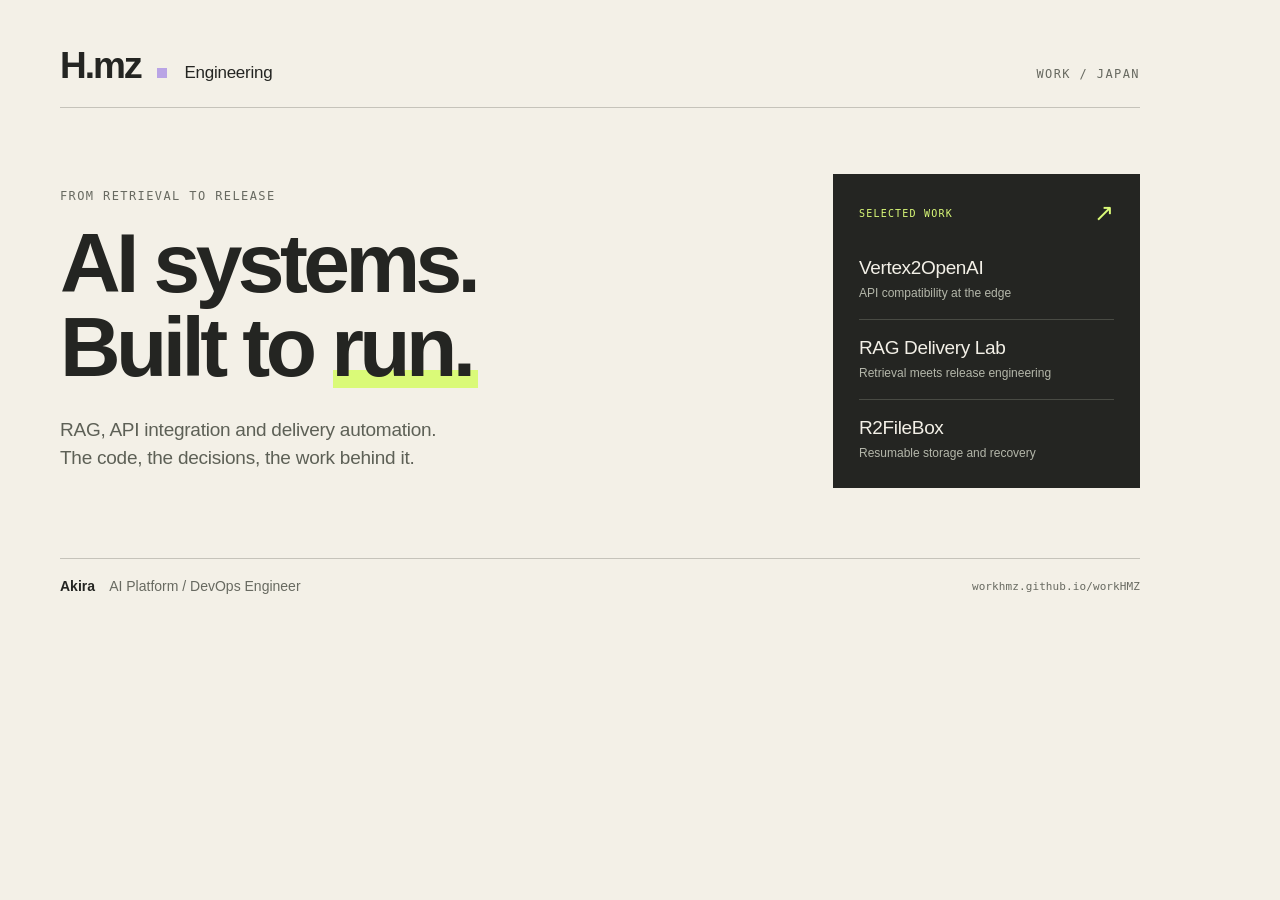
<file: og-card.html>
<!DOCTYPE html>
<html lang="en">
<head>
  <meta charset="UTF-8">
  <meta name="viewport" content="width=1200, initial-scale=1">
  <title>H.mz — Engineering · Share card</title>
  <style>
    * { box-sizing: border-box; margin: 0; padding: 0; }
    html, body { width: 1200px; height: 630px; overflow: hidden; }
    body { background: #f3f0e7; color: #242522; font-family: -apple-system, BlinkMacSystemFont, "Helvetica Neue", Arial, sans-serif; -webkit-font-smoothing: antialiased; }
    .card { width: 1200px; height: 630px; padding: 47px 60px 36px; display: flex; flex-direction: column; }
    .masthead { display: flex; align-items: baseline; justify-content: space-between; padding-bottom: 23px; border-bottom: 1px solid #c5c3ba; }
    .brand { display: flex; align-items: baseline; gap: 17px; }
    .brand strong { font-size: 37px; font-weight: 800; letter-spacing: -2px; line-height: 1; }
    .brand i { width: 10px; height: 10px; background: #b9a4e5; }
    .brand span { font-size: 17px; font-weight: 500; letter-spacing: -.25px; }
    .edition, .eyebrow, .case-label, .footer-url { font-family: "SFMono-Regular", Menlo, Consolas, monospace; }
    .edition { color: #686a61; font-size: 12px; letter-spacing: 1.4px; }
    .body { display: grid; grid-template-columns: minmax(0, 1fr) 307px; align-items: center; flex: 1; gap: 52px; padding: 35px 0 39px; }
    .eyebrow { margin-bottom: 19px; color: #686a61; font-size: 12px; letter-spacing: 1.4px; }
    h1 { font-size: 84px; font-weight: 700; letter-spacing: -4.6px; line-height: .99; }
    h1 span { position: relative; z-index: 0; display: inline-block; }
    h1 span::after { content: ""; position: absolute; z-index: -1; height: 18px; left: 2px; right: -7px; bottom: 1px; background: #dafa78; }
    .description { margin-top: 27px; max-width: 570px; color: #5d6056; font-size: 19px; letter-spacing: -.25px; line-height: 1.5; }
    .work { padding: 27px 26px 25px; background: #242522; color: #f3f0e7; }
    .work-heading { display: flex; align-items: center; justify-content: space-between; margin-bottom: 15px; color: #dafa78; }
    .case-label { font-size: 10px; letter-spacing: 1.2px; }
    .work-heading span:last-child { font-size: 24px; line-height: 1; }
    .case { padding: 17px 0; border-bottom: 1px solid #494b44; }
    .case:last-child { padding-bottom: 1px; border-bottom: 0; }
    .case strong { display: block; margin-bottom: 6px; font-size: 19px; font-weight: 500; letter-spacing: -.35px; }
    .case p { color: #b4b7aa; font-size: 12px; line-height: 1.4; }
    footer { display: flex; align-items: center; justify-content: space-between; padding-top: 19px; border-top: 1px solid #c5c3ba; }
    .byline { font-size: 14px; color: #686a61; }
    .byline strong { margin-right: 11px; color: #242522; font-weight: 600; }
    .footer-url { color: #686a61; font-size: 11px; letter-spacing: .1px; }
  </style>
</head>
<body>
  <main class="card">
    <header class="masthead">
      <div class="brand"><strong>H.mz</strong><i aria-hidden="true"></i><span>Engineering</span></div>
      <span class="edition">WORK / JAPAN</span>
    </header>
    <div class="body">
      <section>
        <p class="eyebrow">FROM RETRIEVAL TO RELEASE</p>
        <h1>AI systems.<br>Built to <span>run.</span></h1>
        <p class="description">RAG, API integration and delivery automation.<br>The code, the decisions, the work behind it.</p>
      </section>
      <aside class="work" aria-label="Selected open-source projects">
        <div class="work-heading"><span class="case-label">SELECTED WORK</span><span aria-hidden="true">↗</span></div>
        <div class="case"><strong>Vertex2OpenAI</strong><p>API compatibility at the edge</p></div>
        <div class="case"><strong>RAG Delivery Lab</strong><p>Retrieval meets release engineering</p></div>
        <div class="case"><strong>R2FileBox</strong><p>Resumable storage and recovery</p></div>
      </aside>
    </div>
    <footer><p class="byline"><strong>Akira</strong> AI Platform / DevOps Engineer</p><span class="footer-url">workhmz.github.io/workHMZ</span></footer>
  </main>
</body>
</html>
</file>
<file: style.css>
/* H.mz — Engineering portfolio.
 * Ink and paper come from the README artwork. Generous negative space, short lines,
 * tactile spring micro-interactions, and purposeful data visualizations.
 */

/* ------------------------------------------------------------------ tokens */
:root {
  --sans: "Geist", "Noto Sans JP", ui-sans-serif, system-ui, -apple-system, "Hiragino Sans", "Yu Gothic UI", sans-serif;
  --mono: "Geist Mono", "Noto Sans JP", ui-monospace, "SF Mono", Menlo, monospace;
  --ease: cubic-bezier(.2, .7, .2, 1);
  --spring: cubic-bezier(.16, 1, .3, 1);
  --radius: 18px;
  --gap: 16px;
  --pad: 28px;
  --gutter: 28px;
  --top-h: 64px;
  /* Notch, rounded corners and the home indicator. --edge keeps both gutters equal so the page stays centred in landscape. */
  --safe-t: env(safe-area-inset-top, 0px);
  --safe-b: env(safe-area-inset-bottom, 0px);
  --edge: max(var(--gutter), env(safe-area-inset-left, 0px), env(safe-area-inset-right, 0px));

  color-scheme: light;
  --bg: #f3f0e7;
  --card: #faf8f2;
  --inset: #f1eee4;
  --ink: #242522;
  --ink-2: #4c4e46;
  --ink-3: #6b6d62;
  --line: rgba(36, 37, 34, .10);
  --line-2: rgba(36, 37, 34, .22);
  --glow: rgba(36, 37, 34, .48);
  --live: #4a7711;
  --live-soft: rgba(74, 119, 17, .14);
  --cert: #986515;
  --cert-soft: rgba(152, 101, 21, .10);
  --warn: #9a6a0a;
  --bad: #b5442e;
  --shield: #7a62b8;
  --lc-ts: #3f78b5;
  --lc-py: #4e8063;
  --lc-vue: #3f8f6b;
  --lc-js: #a67c1e;
  --heat-0: rgba(36, 37, 34, .065);
  --heat-1: rgba(36, 37, 34, .22);
  --heat-2: rgba(36, 37, 34, .42);
  --heat-3: rgba(36, 37, 34, .65);
  --heat-4: rgba(36, 37, 34, .9);
  --edge-hi: rgba(255, 255, 255, .8);
  --glow-fill: rgba(255, 255, 255, .42);
  --grid: rgba(36, 37, 34, .05);
  --float-shadow: rgba(36, 37, 34, .2);
  --tilt-shadow: rgba(36, 37, 34, .12);
}
:root[data-theme="dark"] {
  color-scheme: dark;
  --bg: #121311;
  --card: #191a18;
  --inset: #141513;
  --ink: #eeece4;
  --ink-2: #a9ab9f;
  --ink-3: #86887d;
  --line: rgba(243, 240, 231, .08);
  --line-2: rgba(243, 240, 231, .20);
  --glow: rgba(243, 240, 231, .45);
  --live: #dafa78;
  --live-soft: rgba(218, 250, 120, .14);
  --cert: #e6b86a;
  --cert-soft: rgba(230, 184, 106, .12);
  --warn: #e3b55a;
  --bad: #ec8572;
  --shield: #b9a4e5;
  --lc-ts: #6ea3dc;
  --lc-py: #7eb592;
  --lc-vue: #6ec49c;
  --lc-js: #dfc06b;
  --heat-0: rgba(243, 240, 231, .055);
  --heat-1: rgba(243, 240, 231, .21);
  --heat-2: rgba(243, 240, 231, .41);
  --heat-3: rgba(243, 240, 231, .64);
  --heat-4: rgba(243, 240, 231, .92);
  --edge-hi: rgba(255, 255, 255, .045);
  --glow-fill: rgba(243, 240, 231, .035);
  --grid: rgba(243, 240, 231, .032);
  --float-shadow: rgba(0, 0, 0, .6);
  --tilt-shadow: rgba(0, 0, 0, .52);
}

/* ------------------------------------------------------------------ base */
*, *::before, *::after { box-sizing: border-box; }
html {
  -webkit-text-size-adjust: 100%; text-size-adjust: 100%;
  background: var(--bg);
  scroll-padding-top: calc(var(--top-h) + var(--safe-t) + 24px);
}
body {
  position: relative; margin: 0;
  background: var(--bg);
  color: var(--ink);
  font: 400 15.5px/1.68 var(--sans);
  font-feature-settings: "ss01", "cv11";
  -webkit-font-smoothing: antialiased;
  text-rendering: optimizeLegibility;
  -webkit-tap-highlight-color: transparent;
}
/* A faint drafting grid behind the first screen; it fades out before the content gets dense. */
body::before {
  content: ""; position: absolute; inset: 0 0 auto; height: 760px; z-index: -1; pointer-events: none;
  background-image: linear-gradient(var(--grid) 1px, transparent 1px), linear-gradient(90deg, var(--grid) 1px, transparent 1px);
  background-size: 56px 56px; background-position: center top;
  -webkit-mask-image: radial-gradient(110% 100% at 50% 0%, #000 0%, transparent 74%);
  mask-image: radial-gradient(110% 100% at 50% 0%, #000 0%, transparent 74%);
}
:root[data-lang="ja"] body { font-size: 15px; line-height: 1.82; line-break: strict; }
h1, h2, h3, p, ul, ol, dl, dd, figure { margin: 0; }
ul, ol { padding: 0; list-style: none; }
a { color: inherit; text-decoration: none; }
button { font: inherit; color: inherit; background: none; border: 0; padding: 0; cursor: pointer; touch-action: manipulation; }
img, svg { display: block; }
:focus-visible { outline: 2px solid var(--live); outline-offset: 3px; border-radius: 6px; }
::selection { background: var(--ink); color: var(--bg); }
:root[data-i18n-pending] :is([data-i18n], [data-i18n-html]) { visibility: hidden; }

.wrap { width: min(100% - var(--edge) * 2, 1140px); margin-inline: auto; }
.sr-only { position: absolute; width: 1px; height: 1px; overflow: hidden; clip-path: inset(50%); white-space: nowrap; }
.skip {
  position: absolute; left: 16px; top: calc(12px + var(--safe-t)); z-index: 40;
  padding: 8px 12px; border-radius: 8px; background: var(--ink); color: var(--bg);
  white-space: nowrap; transform: translateY(-300%);
}
.skip:focus { transform: none; }

.label {
  display: flex; align-items: center; justify-content: space-between; gap: 12px;
  font: 500 11px/1.4 var(--mono); letter-spacing: .09em; text-transform: uppercase;
  color: var(--ink-3);
}
:root[data-lang="ja"] .label { letter-spacing: .06em; }
.fine { font-size: 12.5px; line-height: 1.6; color: var(--ink-3); }
:root[data-lang="ja"] .fine { font-size: 12px; line-height: 1.72; }
.sep { margin-inline: .45em; color: var(--line-2); }
.arrow { display: inline-block; margin-left: .35em; font-family: var(--mono); font-size: .88em; transition: transform .28s var(--spring); }
a:hover > .arrow, a:hover .arrow { transform: translate(2px, -2px); }
a[href^="#"]:hover .arrow { transform: translateY(2px); }

/* status dot */
.dot { position: relative; flex: none; width: 7px; height: 7px; border-radius: 50%; background: var(--ink-3); }
.dot[data-state="active"] { background: var(--live); }
.dot[data-state="active"]::after {
  content: ""; position: absolute; inset: -4px; border-radius: 50%;
  border: 1px solid var(--live); opacity: 0; animation: ping 2.8s var(--ease) infinite;
}
.dot[data-state="degraded"] { background: var(--warn); }
.dot[data-state="unreachable"] { background: var(--bad); }
.dot[data-state="shielded"] { background: transparent; box-shadow: inset 0 0 0 1.5px var(--shield); }
.dot[data-state="probing"] { animation: blink 1.2s ease-in-out infinite; }
.live { display: inline-flex; align-items: center; gap: 6px; color: var(--ink-2); letter-spacing: .04em; }
@keyframes ping { 0% { transform: scale(.4); opacity: .7; } 70%, 100% { transform: scale(1.35); opacity: 0; } }
@keyframes blink { 50% { opacity: .35; } }

/* ------------------------------------------------------------------ mechanical digit reel */
.odo { position: relative; display: inline-flex; align-items: baseline; font-variant-numeric: tabular-nums; }
.odo-col {
  position: relative; display: inline-block; height: 1.06em; overflow: hidden;
  vertical-align: bottom; line-height: 1.06;
  mask-image: linear-gradient(transparent 0%, #000 10%, #000 90%, transparent 100%);
  -webkit-mask-image: linear-gradient(transparent 0%, #000 10%, #000 90%, transparent 100%);
}
.odo-track {
  display: flex; flex-direction: column;
  transform: translateY(calc(var(--digit, 0) * -1.06em));
  transition: transform .82s var(--spring);
  transition-delay: calc(var(--idx, 0) * 45ms);
  will-change: transform;
}
.odo-track > i { font-style: normal; height: 1.06em; display: block; text-align: center; }
.odo-sym { display: inline-block; line-height: 1.06; }

/* ------------------------------------------------------------------ top bar */
/* Flat 3-column grid alignment at rest. Once scrolled, morphs on a spring into a tight centered
 * capsule (no internal dead space, clear of Safari's floating address bar). */
.top {
  position: sticky; top: 0; z-index: 30;
  padding-block: calc(var(--safe-t) + 14px) 10px;
  pointer-events: none;
}
.top::before {
  content: ""; position: absolute; inset: 0 0 -18px; z-index: -1;
  background: linear-gradient(var(--bg), color-mix(in srgb, var(--bg) 78%, transparent) 52%, transparent);
  opacity: 0; transition: opacity .35s var(--ease);
}
:root[data-scrolled] .top::before { opacity: 1; }
.top-inner {
  position: relative; pointer-events: auto;
  display: flex; align-items: center; gap: 14px;
  width: calc(100% - var(--edge) * 2); max-width: 1140px;
  height: 44px; padding-inline: 0;
  border: 1px solid transparent; border-radius: 999px;
  transition: max-width .52s var(--spring), padding .52s var(--spring), gap .52s var(--spring),
              background-color .28s var(--ease), border-color .28s var(--ease), box-shadow .32s var(--ease);
}
:root[data-scrolled] .top-inner {
  max-width: var(--pill-w, 520px); gap: 10px; padding-inline: 18px 6px;
  background: color-mix(in srgb, var(--card) 78%, transparent);
  border-color: var(--line-2);
  -webkit-backdrop-filter: blur(20px) saturate(1.65); backdrop-filter: blur(20px) saturate(1.65);
  box-shadow: 0 14px 34px -16px var(--float-shadow), inset 0 1px 0 var(--edge-hi);
}
.mark { display: inline-flex; align-items: baseline; gap: 6px; flex: none; }
.mark-name { font-weight: 600; font-size: 17px; letter-spacing: -.02em; }
.mark-dot { width: 5px; height: 5px; background: var(--live); align-self: center; margin-top: 5px; flex: none; transition: transform .3s var(--spring); }
.mark:hover .mark-dot { transform: scale(1.5); }
.mark-sub {
  font: 400 11px var(--mono); letter-spacing: .08em; text-transform: uppercase; color: var(--ink-3);
  margin-left: 4px; max-width: 120px; overflow: hidden; white-space: nowrap;
  transition: max-width .48s var(--spring), opacity .22s var(--ease), margin-left .48s var(--spring);
}
:root[data-scrolled] .mark-sub { max-width: 0; opacity: 0; margin-left: 0; }
.top-nav {
  display: flex; align-items: center; gap: 2px; margin-inline: auto; padding-inline: 6px;
  border-inline: 1px solid transparent;
  transition: border-color .3s var(--ease);
}
:root[data-scrolled] .top-nav { border-color: var(--line); }
.top-nav a { position: relative; padding: 6px 10px; border-radius: 8px; font-size: 13.5px; color: var(--ink-2); transition: color .2s, background-color .2s; white-space: nowrap; }
.top-nav a:hover { color: var(--ink); background: var(--heat-0); }
.top-nav a::after {
  content: ""; position: absolute; left: 50%; bottom: 1px; width: 4px; height: 4px; margin-left: -2px; border-radius: 50%;
  background: var(--live); transform: scale(0); transition: transform .32s var(--spring);
}
.top-nav a[aria-current="location"],
.top-nav a[aria-current="true"] { color: var(--ink); }
.top-nav a[aria-current="location"]::after,
.top-nav a[aria-current="true"]::after { transform: scale(1); }
.top-tools { display: flex; align-items: center; gap: 8px; flex: none; }

/* sliding segmented language pill */
.lang-toggle {
  position: relative; display: inline-flex; align-items: center; padding: 3px;
  border: 1px solid var(--line); border-radius: 999px;
  font: 500 11px/1 var(--mono); letter-spacing: .04em;
  background: color-mix(in srgb, var(--card) 75%, transparent);
}
.lang-thumb {
  position: absolute; top: 3px; bottom: 3px; left: 0; width: 32px; border-radius: 999px;
  background: var(--ink); pointer-events: none;
  transform: translateX(var(--lx, 3px));
  transition: transform .34s var(--spring), width .34s var(--spring);
}
.lang-toggle [data-lang-option] {
  position: relative; z-index: 1; padding: 6px 9.5px; border-radius: 999px;
  color: var(--ink-3); transition: color .24s var(--ease);
}
:root[data-lang="en"] .lang-toggle [data-lang-option="en"],
:root[data-lang="ja"] .lang-toggle [data-lang-option="ja"] { color: var(--bg); }

.icon-btn {
  display: grid; place-items: center; width: 32px; height: 32px;
  border: 1px solid var(--line); border-radius: 50%; color: var(--ink-2);
  background: color-mix(in srgb, var(--card) 75%, transparent);
  transition: color .2s, border-color .2s, transform .35s var(--spring);
}
.icon-btn:hover, .lang-toggle:hover { border-color: var(--line-2); color: var(--ink); }
.icon-btn:active { transform: scale(.9) rotate(18deg); }
.icon-btn svg { width: 14.5px; height: 14.5px; fill: none; stroke: currentColor; stroke-width: 1.6; stroke-linecap: round; stroke-linejoin: round; transition: transform .4s var(--spring); }
.icon-btn:hover svg { transform: rotate(15deg); }
:root[data-theme="dark"] .icon-moon, :root:not([data-theme="dark"]) .icon-sun { display: none; }

/* ------------------------------------------------------------------ cards */
.profile { margin-top: 10px; }
.bento { display: grid; grid-template-columns: repeat(12, minmax(0, 1fr)); gap: var(--gap); }
.card {
  position: relative; isolation: isolate; min-width: 0;
  display: flex; flex-direction: column; gap: 18px;
  padding: var(--pad);
  background: var(--card);
  border: 1px solid var(--line);
  border-radius: var(--radius);
  box-shadow: inset 0 1px 0 var(--edge-hi);
  transition: border-color .3s var(--ease), background-color .3s var(--ease), box-shadow .35s var(--ease);
}
.card[data-tilting] {
  box-shadow: inset 0 1px 0 var(--edge-hi), var(--gsx, 0px) calc(12px + var(--gsy, 0px)) 28px -14px var(--tilt-shadow);
}
.card > * { position: relative; z-index: 1; }
/* Pointer-lit border hairline */
.card::before {
  content: ""; position: absolute; inset: -1px; z-index: 2; padding: 1px; border-radius: inherit;
  background: radial-gradient(280px circle at var(--mx, -400px) var(--my, -400px), var(--glow), transparent 72%);
  -webkit-mask: linear-gradient(#000 0 0) content-box, linear-gradient(#000 0 0);
  -webkit-mask-composite: xor; mask-composite: exclude;
  opacity: 0; transition: opacity .35s; pointer-events: none;
}
.card:hover::before,
.card[data-tilting]::before {
  background:
    radial-gradient(280px circle at var(--mx, -400px) var(--my, -400px), var(--glow), transparent 72%),
    radial-gradient(220px circle at calc(100% - var(--mx, -400px)) calc(100% - var(--my, -400px)), color-mix(in srgb, var(--glow) 34%, transparent), transparent 72%);
}
/* ...and a barely-there pool of light under the pointer, strictly behind card ink */
.card::after {
  content: ""; position: absolute; inset: 0; z-index: 0; border-radius: inherit;
  background: radial-gradient(440px circle at var(--mx, -500px) var(--my, -500px), var(--glow-fill), transparent 66%);
  opacity: 0; transition: opacity .35s; pointer-events: none;
}
.bento:hover > .card::before, .bento:hover > .card::after,
.ledger:hover::before, .ledger:hover::after { opacity: 1; }
.card-head { display: flex; align-items: center; justify-content: space-between; gap: 12px; min-height: 22px; }

@media (prefers-reduced-motion: no-preference) {
  .profile > .card { animation: rise .65s var(--spring) both; }
  .profile > .card:nth-child(2) { animation-delay: 50ms; }
  .profile > .card:nth-child(3) { animation-delay: 100ms; }
  .profile > .card:nth-child(4) { animation-delay: 150ms; }
  .profile > .card:nth-child(5) { animation-delay: 200ms; }
  .profile > .card:nth-child(6) { animation-delay: 250ms; }
  .profile > .card:nth-child(7) { animation-delay: 300ms; }
  html { scroll-behavior: smooth; }
}
@keyframes rise { from { opacity: 0; translate: 0 10px; } }
@media (prefers-reduced-motion: no-preference) {
  :root[data-enter] .headline > span { animation: resolve .95s var(--spring) both; }
  :root[data-enter] .headline > .hl-main { animation-delay: 90ms; }
  :root[data-enter] .lede { animation: resolve .95s var(--spring) 170ms both; }
  :root[data-enter] .actions { animation: resolve .95s var(--spring) 250ms both; }
}
@keyframes resolve {
  from { opacity: 0; filter: blur(4px); translate: 0 8px; }
  to { opacity: 1; filter: blur(0px); translate: 0 0; }
}

/* ------------------------------------------------------------------ profile grid (screen-1 hiring priority) */
.intro    { grid-column: 1 / 8;  grid-row: 1 / 3; }
.impact   { grid-column: 8 / 13; grid-row: 1; }
.creds    { grid-column: 8 / 13; grid-row: 2; }
.calendar { grid-column: 1 / 9;  grid-row: 3; }
.clock    { grid-column: 9 / 13; grid-row: 3; }
.stack    { grid-column: 1 / 7;  grid-row: 4; }
.systems  { grid-column: 7 / 13; grid-row: 4; }

/* intro — generous editorial negative space */
.intro { padding: 34px; gap: 32px; justify-content: space-between; }
.id-bar { display: flex; align-items: center; justify-content: space-between; gap: 16px; flex-wrap: wrap; }
.id { display: flex; align-items: center; gap: 14px; min-width: 0; }
.avatar { width: 54px; height: 54px; border-radius: 50%; object-fit: cover; box-shadow: 0 0 0 1px var(--line-2); background: var(--inset); flex: none; }
.id-name { font-weight: 600; font-size: 16px; letter-spacing: -.01em; line-height: 1.3; }
.id-role { font: 400 12px/1.5 var(--mono); color: var(--ink-3); letter-spacing: .02em; }
.id-role > span:not(.sep) { display: inline-block; }
.status-pill {
  display: inline-flex; align-items: center; gap: 7px; padding: 6px 11px;
  border-radius: 999px; border: 1px solid var(--line); background: var(--inset);
  font-size: 12px; color: var(--ink-2);
}

.intro-copy { display: grid; gap: 18px; }
.headline {
  max-width: 18ch;
  font-size: clamp(2rem, 3.3vw, 2.65rem); font-weight: 500; line-height: 1.12; letter-spacing: -.035em;
  color: var(--ink); text-wrap: balance;
}
.headline .hl-lead { display: block; color: var(--ink-2); font-weight: 400; margin-bottom: .04em; }
.headline .hl-main { display: block; }
.headline .ph { display: inline-block; }
:root[data-lang="ja"] .headline {
  max-width: none; font-size: clamp(1.65rem, 2.7vw, 2.12rem); font-weight: 600; line-height: 1.4; letter-spacing: -.01em;
  word-break: auto-phrase;
}
:root[data-lang="ja"] .headline .hl-lead { font-weight: 500; }
.lede { max-width: 44ch; font-size: 15.5px; line-height: 1.72; color: var(--ink-2); text-wrap: pretty; }
:root[data-lang="ja"] .lede { max-width: 34em; font-size: 15px; line-height: 1.9; }

.actions { display: flex; flex-wrap: wrap; gap: 10px; margin-top: 4px; }
.btn {
  display: inline-flex; align-items: center; gap: 8px; height: 38px; padding-inline: 15px;
  border: 1px solid var(--line-2); border-radius: 999px;
  font-size: 13.5px; font-weight: 500; white-space: nowrap;
  transition: background-color .22s var(--ease), border-color .22s var(--ease), color .22s var(--ease), transform .25s var(--spring);
}
.btn:hover { border-color: var(--ink-3); background: var(--heat-0); transform: translateY(-1px); }
.btn:active { transform: translateY(0) scale(.98); }
.btn .arrow { margin-left: 0; }
.btn-solid { background: var(--ink); border-color: var(--ink); color: var(--bg); }
.btn-solid:hover { background: var(--ink); border-color: var(--ink); opacity: .92; }
.btn-quiet { border-color: transparent; color: var(--ink-2); padding-inline: 11px; }
.btn-quiet:hover { border-color: transparent; color: var(--ink); background: var(--heat-0); }
.gh { width: 15px; height: 15px; fill: currentColor; }

.facts { display: grid; grid-template-columns: repeat(3, minmax(0, 1fr)); gap: 20px; padding-top: 20px; border-top: 1px solid var(--line); }
.facts dt { font: 500 10.5px/1.4 var(--mono); letter-spacing: .08em; text-transform: uppercase; color: var(--ink-3); margin-bottom: 5px; }
.facts dd { font-size: 13.5px; line-height: 1.45; color: var(--ink); }

.text-link { align-self: flex-start; font-size: 13px; color: var(--ink-2); transition: color .2s; }
.text-link:hover { color: var(--ink); }
.head-link { align-self: auto; font: 400 11.5px/1.3 var(--mono); }

/* ------------------------------------------------------------------ impact card (visual meters, zero wall-of-text) */
.impact { padding: 24px 26px; gap: 14px; justify-content: space-between; }
.imp-grid { display: grid; gap: 10px; }
.imp-tile {
  display: grid; gap: 7px; padding: 13px 14px; border-radius: 12px;
  background: var(--inset); border: 1px solid transparent;
  transition: border-color .25s var(--ease), transform .28s var(--spring), background-color .25s var(--ease);
}
.imp-tile:hover { border-color: var(--line-2); transform: translateX(2px); }
.imp-top { display: flex; align-items: baseline; justify-content: space-between; gap: 10px; }
.imp-num {
  font: 500 24px/1.06 var(--mono); letter-spacing: -.04em; font-variant-numeric: tabular-nums;
  color: var(--ink);
}
.imp-num small { font-size: .58em; font-weight: 400; color: var(--ink-3); margin-left: .08em; letter-spacing: 0; }
.imp-arrow { margin-inline: .14em; font-size: .62em; font-weight: 400; color: var(--ink-3); vertical-align: .14em; letter-spacing: 0; }
.imp-live { font: 500 10px/1 var(--mono); text-transform: uppercase; letter-spacing: .07em; color: var(--ink-2); }
.imp-delta {
  font: 500 10.5px/1 var(--mono); letter-spacing: .04em; color: var(--ink-2);
  padding: 4px 7px; border-radius: 999px; background: var(--card); border: 1px solid var(--line);
}
.imp-caption { font-size: 13px; line-height: 1.4; color: var(--ink-2); }

/* bespoke engineering micro-meters */
.meter { position: relative; height: 5px; display: flex; align-items: center; margin-top: 2px; }
/* 1) 12 fail-closed verification checks */
.meter-cells { display: grid; grid-template-columns: repeat(12, 1fr); gap: 3px; }
.meter-cells i {
  height: 4px; border-radius: 1.5px; background: var(--heat-0);
  transition: background-color .45s var(--ease), transform .35s var(--spring);
  transition-delay: calc(var(--i, 0) * 38ms);
}
.impact.is-ready .meter-cells i { background: var(--heat-2); }
.impact.is-ready .meter-cells i:last-child,
.imp-tile:hover .meter-cells i { background: var(--live); }
.imp-tile:hover .meter-cells i { transform: scaleY(1.35); }

/* 2) 43% -> 65% (+22pt) retrieval recall gain */
.meter-range { border-radius: 999px; background: var(--heat-0); overflow: hidden; }
.meter-range .m-base { width: 43%; height: 100%; background: var(--heat-1); flex: none; }
.meter-range .m-gain {
  width: 22%; height: 100%; background: var(--live); border-radius: 0 999px 999px 0;
  transform: scaleX(0); transform-origin: left;
  transition: transform .95s var(--spring) .18s;
}
.impact.is-ready .meter-range .m-gain { transform: scaleX(1); }

/* 3) -60% deployment time compression (100% ghost -> 40% active) */
.meter-compress { position: relative; }
.meter-compress .m-ghost {
  position: absolute; inset: 0; border-radius: 999px;
  border: 1px dashed var(--line-2);
}
.meter-compress .m-now {
  position: relative; width: 100%; height: 100%; border-radius: 999px; background: var(--ink-2);
  transform-origin: left; transform: scaleX(1);
  transition: transform 1.05s var(--spring) .22s, background-color .3s var(--ease);
}
.impact.is-ready .meter-compress .m-now { transform: scaleX(.4); }
.imp-tile:hover .meter-compress .m-now { background: var(--live); }

/* ------------------------------------------------------------------ interactive Tokyo chronograph (Dieter Rams / Braun) */
.clock { padding: 24px 26px; gap: 14px; justify-content: space-between; }
.clock-diff { font: 400 11.5px/1.3 var(--mono); color: var(--ink-3); }
.clock-body { display: flex; flex-direction: column; justify-content: space-between; gap: 14px; flex: 1; }
.clock-face-row { display: flex; align-items: center; justify-content: space-between; gap: 12px; }
.clock-time {
  display: flex; align-items: baseline;
  font: 500 36px/1 var(--mono); letter-spacing: -.04em; font-variant-numeric: tabular-nums;
}
.clock-colon { margin-inline: .03em; color: var(--ink-3); animation: colon-pulse 2.4s ease-in-out infinite; }
@keyframes colon-pulse { 50% { opacity: .4; } }
.clock-sec { margin-left: 5px; font-size: 13.5px; font-weight: 400; color: var(--ink-3); letter-spacing: -.01em; }
.clock-zone { margin-left: 7px; font-size: 11px; font-weight: 400; letter-spacing: .08em; color: var(--ink-3); }

/* 48px wordless Braun minimal analog dial (120Hz sweeping second needle) */
.clock-dial {
  flex: none; width: 48px; height: 48px; overflow: visible;
  border-radius: 50%; background: var(--inset);
  box-shadow: inset 0 1px 2px rgba(0, 0, 0, .18), 0 0 0 2px var(--inset), 0 0 0 3px var(--line);
}
.dial-ring { fill: none; stroke: var(--line-2); stroke-width: .85; }
.dial-ticks line { stroke: var(--ink-3); stroke-width: .9; stroke-linecap: round; opacity: .62; }
.dial-ticks line.is-cardinal { stroke: var(--ink-2); stroke-width: 1.2; opacity: .95; }
.dial-hand { stroke-linecap: round; }
.dial-hr { stroke: var(--ink); stroke-width: 1.75; }
.dial-min { stroke: var(--ink-2); stroke-width: 1.3; }
.dial-sec { stroke: var(--live); stroke-width: 1.05; }
.dial-cap { fill: var(--card); stroke: var(--live); stroke-width: 1.15; }

/* 60-division Vernier seconds scale (5s & 15s tiers, 120Hz sub-second crest) */
.secbar {
  width: 100%; height: 20px;
  display: flex; align-items: flex-end; justify-content: space-between;
  padding-block: 2px 0;
  border-bottom: 1px solid var(--line);
}
.secbar i {
  flex: 0 0 1.5px; width: 1.5px; height: 100%; border-radius: 1px 1px 0 0;
  background: var(--line-2);
  transform-origin: bottom; transform: scaleY(var(--sy, .28));
  will-change: transform, background-color;
}
.secbar i[data-m="1"] { background: var(--heat-2); }
.secbar i[data-s="past"] { background: var(--heat-2); }
.secbar i[data-s="past"][data-m="1"] { background: var(--heat-3); }
.secbar i[data-s="past"][data-q="1"] { background: var(--heat-4); }
.secbar i[data-s="now"] { background: var(--live); }

.ruler-wrap { width: 100%; display: grid; gap: 8px; padding-top: 13px; border-top: 1px solid var(--line); }
.daybar {
  width: 100%; height: 24px;
  display: grid; grid-template-columns: repeat(24, 1fr); gap: 3px; align-items: end;
  cursor: crosshair; touch-action: pan-y; padding-top: 4px;
}
.daybar i {
  height: 100%; border-radius: 1.5px; background: var(--heat-0);
  transform-origin: bottom; transform: scaleY(var(--sy, .32));
  transition: transform .22s var(--spring), background-color .22s var(--ease);
  will-change: transform;
}
.daybar i[data-w="1"] { --sy: .44; }
.daybar i[data-t="past"] { background: var(--heat-1); --sy: .38; }
.daybar i[data-t="past"][data-w="1"] { background: var(--heat-2); --sy: .54; }
.daybar i[data-t="now"] { background: var(--live); --sy: .94; }
.daybar.is-scrubbing i[data-hover="true"] { background: var(--ink); }
.daybar.is-scrubbing i[data-t="now"][data-hover="true"] { background: var(--live); }
.ruler-meta { display: flex; align-items: baseline; justify-content: space-between; gap: 8px; }
.ruler-scale { font: 400 10px/1.3 var(--mono); color: var(--ink-3); letter-spacing: .02em; opacity: .75; white-space: nowrap; }
.ruler-hint { font: 400 11px/1.3 var(--mono); font-variant-numeric: tabular-nums; color: var(--ink-3); min-height: 14px; text-align: right; }

/* ------------------------------------------------------------------ calendar (sliding pill + diagonal wave + loupe) */
.calendar { gap: 16px; }
.years { position: relative; display: flex; align-items: center; gap: 2px; }
.year-thumb {
  position: absolute; top: 0; bottom: 0; left: 0; width: 40px; border-radius: 7px;
  background: var(--heat-0); box-shadow: inset 0 0 0 1px var(--line-2);
  transform: translateX(var(--yx, 0px));
  opacity: var(--yo, 0); pointer-events: none;
  transition: transform .34s var(--spring), width .34s var(--spring), opacity .2s;
}
.years button {
  position: relative; z-index: 1; padding: 5px 8px; border-radius: 7px;
  font: 500 11.5px/1.2 var(--mono); font-variant-numeric: tabular-nums; color: var(--ink-3);
  transition: color .2s var(--ease);
}
.years button:hover { color: var(--ink); }
.years button[aria-pressed="true"] { color: var(--ink); }
.years .cal-play {
  display: grid; place-items: center; width: 26px; height: 24px; padding: 0; margin-right: 4px;
  border: 1px solid var(--line); border-radius: 7px; background: var(--inset);
  transition: border-color .2s, color .2s, transform .25s var(--spring);
}
.years .cal-play:hover { border-color: var(--line-2); color: var(--ink); transform: scale(1.06); }
.years .cal-play[data-playing="true"] { color: var(--live); border-color: var(--line-2); }
.cal-play svg { width: 8.5px; height: 8.5px; fill: currentColor; }

.cal-svg { width: 100%; height: auto; overflow: visible; }
.cal-svg rect {
  fill: var(--heat-0);
  transform-box: fill-box; transform-origin: center;
  transition: fill .42s var(--ease), opacity .3s, transform .22s var(--spring);
  transition-delay: calc((var(--c) + var(--r, 0) * 2) * 5.5ms), calc((var(--c) + var(--r, 0) * 2) * 5.5ms), 0ms;
}
.cal-svg:hover rect { transition-delay: 0ms; }
.cal-svg rect:hover { transform: scale(1.26); }
.cal-svg rect[data-l="1"] { fill: var(--heat-1); }
.cal-svg rect[data-l="2"] { fill: var(--heat-2); }
.cal-svg rect[data-l="3"] { fill: var(--heat-3); }
.cal-svg rect[data-l="4"] { fill: var(--heat-4); }
.cal-svg rect[data-l="."] { fill: transparent; stroke: var(--line-2); stroke-width: 1; stroke-dasharray: 2 2; opacity: .5; }
.cal-svg rect[data-l="x"] { opacity: 0; pointer-events: none; }
.cal-foot { display: flex; align-items: baseline; justify-content: space-between; gap: 16px; }
.cal-caption { font-size: 14px; line-height: 1.5; color: var(--ink-2); }
.cal-caption strong { font-weight: 500; color: var(--ink); }
.cal-caption strong::after { content: "·"; margin-inline: .5em; color: var(--line-2); }
.cal-caption strong:last-of-type:has(+ span:empty)::after { content: none; }
.cal-year { margin-right: .65em; font: 500 12px var(--mono); font-variant-numeric: tabular-nums; color: var(--ink-3); }
.cal-tag { flex: none; font: 400 11.5px/1.4 var(--mono); letter-spacing: .02em; color: var(--ink-3); white-space: nowrap; }
.calendar .fine { margin-top: auto; padding-top: 12px; border-top: 1px solid var(--line); }

/* ------------------------------------------------------------------ credentials & languages (screen-1 AWS SAP seal) */
.creds { padding: 22px 26px; gap: 14px; justify-content: space-between; }
.cred-pill {
  flex: none; padding: 3px 8px; border-radius: 999px; white-space: nowrap;
  background: var(--cert-soft); border: 1px solid color-mix(in srgb, var(--cert) 38%, transparent);
  font: 500 10.5px/1.3 var(--mono); letter-spacing: .06em; color: var(--cert);
}
@property --sheen { syntax: "<angle>"; inherits: false; initial-value: 0deg; }
.aws-feature {
  position: relative;
  display: flex; align-items: center; gap: 14px;
  padding: 13px 14px; border-radius: 12px;
  background: linear-gradient(135deg, var(--cert-soft), transparent 68%), var(--inset);
  border: 1px solid color-mix(in srgb, var(--cert) 28%, var(--line));
  transition: border-color .28s var(--ease), transform .28s var(--spring);
}
.aws-feature:hover {
  border-color: color-mix(in srgb, var(--cert) 55%, var(--line-2));
  transform: translateX(2px);
}
.aws-feature::before {
  content: ""; position: absolute; inset: -1px; padding: 1px; border-radius: inherit; pointer-events: none;
  background: conic-gradient(from var(--sheen), transparent 0 64%, color-mix(in srgb, var(--cert) 90%, transparent) 80%, transparent 94%);
  -webkit-mask: linear-gradient(#000 0 0) content-box, linear-gradient(#000 0 0);
  -webkit-mask-composite: xor; mask-composite: exclude;
  animation: sheen 9s linear infinite;
}
.aws-feature[data-offscreen]::before { animation-play-state: paused; }
@keyframes sheen { to { --sheen: 360deg; } }
/* Double-ringed recessed badge tile */
.aws-seal {
  position: relative; flex: none; width: 46px; height: 48px;
  display: flex; flex-direction: column; align-items: center; justify-content: center;
  border-radius: 10px; background: var(--card);
  border: 1px solid color-mix(in srgb, var(--cert) 35%, var(--line));
  box-shadow: 0 0 0 2px var(--inset), 0 0 0 3px var(--line);
  color: var(--cert);
}
.aws-seal svg { position: absolute; inset: 3px; width: calc(100% - 6px); height: calc(100% - 6px); }
.seal-top { position: relative; font: 600 10px/1 var(--mono); letter-spacing: .06em; color: var(--ink); }
.seal-sub { position: relative; margin-top: 2px; font: 500 8.5px/1 var(--mono); letter-spacing: .08em; color: var(--cert); }
.aws-copy { min-width: 0; display: grid; gap: 2px; }
.aws-kicker { font: 500 10px/1.3 var(--mono); letter-spacing: .09em; color: var(--cert); }
.aws-title { font-size: 14.5px; font-weight: 600; line-height: 1.32; letter-spacing: -.015em; color: var(--ink); }
.aws-note { font-size: 12px; line-height: 1.45; color: var(--ink-2); }

.oci-row { display: flex; flex-wrap: wrap; gap: 6px; }
.cert-chip {
  display: inline-flex; align-items: center; gap: 6px;
  padding: 4px 9px; border-radius: 7px;
  background: var(--inset); border: 1px solid var(--line);
  font-size: 12px; line-height: 1.35; color: var(--ink-2);
}
.cert-chip b { font: 500 10px/1 var(--mono); letter-spacing: .05em; color: var(--ink-3); }

.langs { display: grid; grid-template-columns: repeat(3, minmax(0, 1fr)); gap: 10px; padding-top: 12px; border-top: 1px solid var(--line); }
.langs li { display: grid; gap: 2px; align-content: start; font-size: 13px; line-height: 1.35; font-weight: 500; }
.langs li > :last-child { font: 400 11px/1.4 var(--mono); color: var(--ink-3); }

/* ------------------------------------------------------------------ toolbox (tactile chips + cross-card highlight) */
.stack { gap: 12px; justify-content: flex-start; }
.chip-groups { flex: 1; display: grid; align-content: space-between; gap: 12px; }
.chip-row { display: grid; gap: 8px; padding-top: 12px; border-top: 1px solid var(--line); }
.chip-title { font-size: 12.5px; font-weight: 500; color: var(--ink-2); }
.chips { display: flex; flex-wrap: wrap; gap: 5px; }
.chips span {
  padding: 4px 8px; border-radius: 8px;
  background: var(--inset); border: 1px solid var(--line);
  font: 400 11.5px/1.35 var(--mono); color: var(--ink-2);
  transition: border-color .22s var(--ease), color .22s var(--ease), transform .24s var(--spring), background-color .22s var(--ease);
}
.chips span:hover {
  border-color: var(--line-2); color: var(--ink); background: var(--card);
  transform: translateY(-1.5px);
}

/* ------------------------------------------------------------------ live systems */
.systems { gap: 12px; justify-content: space-between; }
.sys-sum { display: flex; align-items: center; gap: 8px; font: 400 12px var(--mono); font-variant-numeric: tabular-nums; color: var(--ink-2); }
.sys-sum .sep { margin-inline: 0; }
.svcs { display: grid; }
.svc {
  display: grid; grid-template-columns: 7px minmax(0, .9fr) minmax(0, 1.1fr) 60px 54px 82px 14px;
  align-items: center; gap: 9px; padding: 11px 10px; margin-inline: -10px; border-radius: 10px;
  border-top: 1px solid var(--line);
  transition: background-color .24s var(--ease);
}
.svcs > .svc:first-child { border-top-color: var(--line); }
.svc:hover, .svc.is-linked { background: var(--heat-0); }
.svc-name { font-size: 13.5px; font-weight: 500; white-space: nowrap; overflow: hidden; text-overflow: ellipsis; }
.svc-host, .svc-rtt, .svc-label { font: 400 11.5px/1.4 var(--mono); color: var(--ink-3); white-space: nowrap; }
.svc-host { overflow: hidden; text-overflow: ellipsis; }
.svc-rtt { text-align: right; font-variant-numeric: tabular-nums; color: var(--ink-2); }
.svc-label { letter-spacing: .06em; font-size: 10.5px; }
.svc-open { font: 400 12px var(--mono); color: var(--ink-3); transition: color .2s, transform .25s var(--spring); }
a.svc-open:hover { color: var(--ink); transform: translate(2px, -2px); }
.spark { width: 100%; height: 18px; overflow: visible; }
.spark polyline {
  fill: none; stroke: var(--ink-2); stroke-width: 1.25; vector-effect: non-scaling-stroke;
  stroke-linejoin: round; stroke-linecap: round;
  transition: stroke .25s var(--ease);
}
.svc:hover .spark polyline, .svc.is-linked .spark polyline { stroke: var(--live); }
.svc.is-sampled .svc-rtt { animation: sampled 1s var(--ease); }
@keyframes sampled { from { color: var(--live); } }
.systems .fine { margin-top: auto; padding-top: 12px; border-top: 1px solid var(--line); }

/* ------------------------------------------------------------------ sections (generous vertical rhythm) */
.block { margin-top: 88px; }
.block-head { display: grid; grid-template-columns: repeat(12, minmax(0, 1fr)); gap: var(--gap); align-items: end; margin-bottom: 24px; padding-inline: 4px; }
.block-title-group { grid-column: 1 / 6; display: grid; gap: 6px; }
.sec-kicker {
  display: inline-flex; align-items: center; gap: 7px;
  font: 500 11px/1.3 var(--mono); letter-spacing: .09em; text-transform: uppercase; color: var(--ink-3);
}
:root[data-lang="ja"] .sec-kicker { letter-spacing: .05em; }
.gh-xs { width: 13.5px; height: 13.5px; fill: currentColor; flex: none; }
.block-head h2 { font-size: 24px; font-weight: 500; line-height: 1.25; letter-spacing: -.025em; }
:root[data-lang="ja"] .block-head h2 { font-size: 21px; font-weight: 600; letter-spacing: 0; }
.sec-count {
  top: -.55em; margin-left: .35em;
  font: 400 12.5px/1 var(--mono); letter-spacing: 0; color: var(--ink-3);
}
.block-head > p { grid-column: 7 / 13; font-size: 14.5px; line-height: 1.68; color: var(--ink-2); text-wrap: pretty; }

/* ------------------------------------------------------------------ open-source repository cards */
.work-grid > .card { grid-column: span 6; }
.work-grid > .project-wide, .work-grid > .more { grid-column: 1 / -1; }
.project {
  padding: 0; gap: 0; overflow: hidden; cursor: pointer;
  transition: border-color .28s var(--ease), box-shadow .35s var(--ease);
}
.project::before { inset: 0; }
.project:hover { border-color: var(--line-2); }

/* GitHub repository header chrome bar */
.repo-bar {
  display: flex; align-items: center; justify-content: space-between; gap: 8px 14px; flex-wrap: wrap;
  padding: 11px 20px;
  background: color-mix(in srgb, var(--inset) 62%, var(--card));
  border-bottom: 1px solid var(--line);
  cursor: auto;
}
.repo-slug-link {
  display: inline-flex; align-items: center; gap: 7px; min-width: 0;
  font: 400 12.5px/1.35 var(--mono); color: var(--ink-2);
  transition: color .2s var(--ease);
}
.repo-slug-link:hover, .project:hover .repo-name-strong { color: var(--ink); }
.repo-ico { width: 14px; height: 14px; fill: var(--ink-3); flex: none; transition: fill .2s var(--ease); }
.project:hover .repo-ico, .repo-tile:hover .repo-ico { fill: var(--ink-2); }
.repo-owner { color: var(--ink-3); }
.repo-slash { color: var(--ink-3); margin-inline: -3px; }
.repo-name-strong { font-weight: 500; color: var(--ink); letter-spacing: -.01em; }
.repo-slug-link:hover .repo-name-strong { text-decoration: underline; text-underline-offset: 3px; }

.repo-badges { display: inline-flex; align-items: center; gap: 8px; flex: none; }
.oss-pill, .oss-pill-sm {
  padding: 2.5px 8px; border-radius: 999px;
  background: var(--live-soft); border: 1px solid color-mix(in srgb, var(--live) 32%, transparent);
  font: 500 10.5px/1.35 var(--mono); letter-spacing: .03em; color: var(--live);
}
.oss-pill-sm { padding: 2px 7px; font-size: 10px; }
.lic-tag {
  padding: 2px 6.5px; border-radius: 5px;
  background: var(--card); border: 1px solid var(--line);
  font: 400 10.5px/1.35 var(--mono); color: var(--ink-3);
}
.lang-tag {
  display: inline-flex; align-items: center; gap: 6px;
  font: 400 11.5px/1.3 var(--mono); color: var(--ink-2);
}
.lang-dot { width: 8px; height: 8px; border-radius: 50%; background: var(--ink-3); flex: none; }
.lang-dot[data-lc="ts"] { background: var(--lc-ts); }
.lang-dot[data-lc="py"] { background: var(--lc-py); }
.lang-dot[data-lc="vue"] { background: var(--lc-vue); }
.lang-dot[data-lc="js"] { background: var(--lc-js); }

.project-split { display: flex; flex: 1; min-width: 0; }
.project-wide .fig {
  flex: 0 0 calc((100% - var(--gap)) * 7 / 12 + var(--gap) / 2);
  border-bottom: 0; border-right: 1px solid var(--line); display: grid; align-items: center;
}
.project-wide .project-body { justify-content: center; gap: 11px; padding: 30px 32px; }
.project-wide h3 { font-size: 23px; }

.fig {
  border-bottom: 1px solid var(--line);
  background-color: var(--inset);
  background-image: radial-gradient(var(--line) 1px, transparent 1px);
  background-size: 16px 16px; background-position: 8px 8px;
}
.project-body { display: flex; flex-direction: column; gap: 10px; flex: 1; padding: 24px var(--pad) 22px; cursor: auto; }
.kicker { font: 500 10.5px/1.4 var(--mono); letter-spacing: .08em; text-transform: uppercase; color: var(--ink-3); }
:root[data-lang="ja"] .kicker { letter-spacing: .04em; }
.project h3 { font-size: 20.5px; font-weight: 500; line-height: 1.28; letter-spacing: -.025em; }
.project-link { display: inline-flex; align-items: baseline; }
.project h3 .arrow { font-size: .7em; color: var(--ink-3); margin-left: .45em; }
.project-summary { font-size: 15px; font-weight: 500; line-height: 1.5; }
.project-text { font-size: 14px; line-height: 1.72; color: var(--ink-2); text-wrap: pretty; }
:root[data-lang="ja"] .project-text { font-size: 13.8px; line-height: 1.86; }

/* Tech pills + dashed repository action footer */
.tech-pills { display: flex; flex-wrap: wrap; gap: 6px; margin-top: 6px; }
.tech-pills li {
  padding: 3.5px 9px; border-radius: 6px;
  background: var(--inset); border: 1px solid var(--line);
  font: 400 11.5px/1.35 var(--mono); color: var(--ink-2);
}
.project-foot {
  margin-top: auto; padding-top: 14px;
  border-top: 1px dashed var(--line-2);
  display: flex; align-items: center; justify-content: flex-start; gap: 10px; flex-wrap: wrap;
}
.foot-live {
  display: inline-flex; align-items: center; gap: 6px;
  min-height: 26px; padding: 4px 9px; border-radius: 999px;
  background: var(--inset); border: 1px solid var(--line-2);
  font: 500 11.5px/1.2 var(--mono); color: var(--ink);
  transition: border-color .22s var(--ease), background-color .22s var(--ease);
}
.foot-live:hover { border-color: var(--live); background: var(--card); }
.foot-live .arrow { margin-left: 1px; color: var(--ink-3); }
.release-mark {
  padding: 1px 5px; border-radius: 4px; background: var(--card); border: 1px solid var(--line);
  font: 500 10px/1.2 var(--mono); color: var(--ink-2);
}
.foot-gh {
  display: inline-flex; align-items: center; gap: 6px; margin-left: auto;
  font: 500 12px/1.3 var(--mono); color: var(--ink-2);
  transition: color .2s var(--ease);
}
.foot-gh:hover, .project:hover .foot-gh { color: var(--ink); }
.project:hover h3 .arrow, .project:hover .foot-gh .arrow { transform: translate(2px, -2px); color: var(--ink); }

/* diagrams & interactive contract chips */
.diagram { width: 100%; height: auto; }
.diagram text { font-family: var(--mono); fill: var(--ink-2); text-anchor: middle; }
.diagram .d-cap, .diagram .d-legend text { text-anchor: start; }
.diagram text[text-anchor="end"] { text-anchor: end; }
.diagram .d-t { font-family: var(--sans); font-size: 13px; font-weight: 500; fill: var(--ink); }
.diagram .d-t.d-sm { font-size: 11.5px; }
.diagram .d-s { font-size: 9.5px; fill: var(--ink-3); letter-spacing: .02em; }
.diagram .d-cap { font-size: 9.5px; text-transform: uppercase; letter-spacing: .12em; fill: var(--ink-3); }
.diagram .d-strong { fill: var(--ink); }
.d-node rect { fill: var(--card); stroke: var(--line-2); stroke-width: 1; transition: stroke .25s var(--ease); }
.d-key > rect:first-of-type { stroke: var(--ink-2); }
.d-wire, .d-wire path { fill: none; stroke: var(--ink-3); stroke-width: 1; transition: stroke .25s var(--ease); }
.d-dash { stroke-dasharray: 3 4; }
.d-chip { cursor: pointer; transform-box: fill-box; transform-origin: center; transition: transform .25s var(--spring); }
.d-chip rect { fill: var(--card); stroke: var(--line-2); transition: stroke .22s var(--ease), fill .22s var(--ease); }
.diagram .d-chip text { font-size: 9.5px; fill: var(--ink-2); transition: fill .22s var(--ease); }
.d-chip:hover { transform: translateY(-2px); }
.d-chip:hover rect { stroke: var(--live); }
.d-chip:hover text { fill: var(--ink); }
.diagram:has(.d-chip:hover) .d-gw > rect { stroke: var(--live); }
.diagram:has(.d-chip:hover) .d-contract-wires { stroke: var(--ink-2); }
.d-pulse { fill: var(--live); }
.d-pulse-soft { fill: var(--ink-3); }
.d-node .d-bar-bg { fill: var(--line); stroke: none; }
.d-node .d-bar { fill: var(--live); stroke: none; transform-box: fill-box; transform-origin: left; animation: canary 5s var(--ease) infinite; }
@keyframes canary { 0%, 8% { transform: scaleX(.1); } 40%, 60% { transform: scaleX(.5); } 85%, 100% { transform: scaleX(1); } }
.c-done { fill: var(--heat-2); }
.c-cut { fill: var(--bad); }
.c-wait { fill: none; stroke: var(--line-2); stroke-dasharray: 2 2; }
.c-mark { fill: none; stroke: var(--inset); stroke-width: 1.5; }
.c-resume { fill: var(--live); opacity: 0; animation: resume 7s var(--ease) infinite; animation-delay: calc(var(--d) * 120ms); }
@keyframes resume { 0%, 18% { opacity: 0; } 26%, 82% { opacity: .75; } 92%, 100% { opacity: 0; } }
.diagram .d-legend text { font-size: 9.5px; }

/* more personal repositories (GitHub pinned-repo tiles) */
.more { gap: 16px; }
.more .text-link { margin: 0; padding: 0; align-self: auto; font: 400 12px/1.3 var(--mono); }
.repos { display: grid; grid-template-columns: repeat(3, minmax(0, 1fr)); gap: 12px; }
.repo-tile {
  display: flex; flex-direction: column; gap: 10px; padding: 16px 18px;
  border-radius: 12px; background: var(--inset); border: 1px solid var(--line);
  cursor: pointer;
  transition: border-color .24s var(--ease), transform .28s var(--spring), background-color .24s var(--ease);
}
.repo-tile:hover { border-color: var(--line-2); transform: translateY(-2px); background: color-mix(in srgb, var(--inset) 40%, var(--card)); }
.repo-tile-head { display: flex; align-items: center; justify-content: space-between; gap: 8px; }
.repo-tile-link { display: inline-flex; align-items: flex-start; gap: 7px; width: 100%; min-width: 0; }
.repo-tile-link .repo-ico { margin-top: 2px; }
.repo-name { min-width: 0; font: 500 13.5px/1.35 var(--mono); letter-spacing: -.01em; color: var(--ink); overflow-wrap: anywhere; }
.repo-tile-link:hover .repo-name { text-decoration: underline; text-underline-offset: 3px; }
.repo-tile-link .arrow { margin-left: auto; color: var(--ink-3); }
.repo-tile:hover .repo-tile-link .arrow { transform: translate(2px, -2px); color: var(--ink); }
.repo-desc { font-size: 13.5px; line-height: 1.65; color: var(--ink-2); }
.repo-tile-foot { margin-top: auto; padding-top: 8px; display: flex; align-items: center; justify-content: space-between; gap: 8px; flex-wrap: wrap; }
.repo-mini-live {
  display: inline-flex; align-items: center; gap: 5px;
  padding: 2px 8px; border-radius: 999px; background: var(--card); border: 1px solid var(--line-2);
  font: 500 10.5px/1.3 var(--mono); color: var(--ink);
  transition: border-color .2s var(--ease);
}
.repo-mini-live:hover { border-color: var(--live); }
.repo-mini-live .arrow { margin-left: 1px; color: var(--ink-3); }

/* ledger — spacious row breathing room */
.ledger { padding: 4px var(--pad); gap: 0; }
.rec { display: grid; grid-template-columns: repeat(12, minmax(0, 1fr)); gap: var(--gap) 28px; padding-block: 32px; }
.rec + .rec { border-top: 1px solid var(--line); }
.rec-metric { grid-column: 1 / 4; display: grid; gap: 8px; align-content: start; }
.rec-num { font-size: clamp(2.1rem, 3.2vw, 2.65rem); font-weight: 500; line-height: 1.06; letter-spacing: -.045em; font-variant-numeric: tabular-nums; }
.rec-num small { font-size: .5em; font-weight: 400; color: var(--ink-3); margin-left: .08em; letter-spacing: 0; }
.rec-arrow { margin-inline: .12em; font-size: .55em; font-weight: 400; color: var(--ink-3); vertical-align: .2em; letter-spacing: 0; }
.rec-unit { font-size: 13.5px; line-height: 1.5; color: var(--ink-2); max-width: 22ch; }
.rec-main { grid-column: 4 / 10; display: grid; gap: 12px; align-content: start; }
.rec h3 { font-size: 17.5px; font-weight: 500; line-height: 1.4; letter-spacing: -.015em; }
:root[data-lang="ja"] .rec h3 { font-size: 16.5px; font-weight: 600; line-height: 1.55; letter-spacing: 0; }
.rec-points { display: grid; gap: 8px; font-size: 14.5px; line-height: 1.7; color: var(--ink-2); }
:root[data-lang="ja"] .rec-points { font-size: 14px; line-height: 1.88; }
.rec-points li { position: relative; padding-left: 18px; }
.rec-points li::before { content: ""; position: absolute; left: 0; top: .82em; width: 7px; height: 1px; background: var(--ink-3); }
:root[data-lang="ja"] .rec-points li::before { top: .94em; }
.rec-side { grid-column: 10 / 13; display: grid; gap: 7px; align-content: start; font: 400 12px/1.6 var(--mono); color: var(--ink-3); }
.rec-role { color: var(--ink); }
.rec-team { display: flex; flex-wrap: wrap; align-items: center; gap: 4px 14px; }
.rec:target .rec-num { color: var(--live); transition: color .4s; }

/* ------------------------------------------------------------------ footer */
.foot {
  display: flex; flex-wrap: wrap; align-items: baseline; gap: 12px 28px;
  margin-top: 84px; padding-block: 26px calc(44px + var(--safe-b)); border-top: 1px solid var(--line);
  font-size: 13.5px; color: var(--ink-3);
}
.foot-line { margin-right: auto; }
.foot-links { display: flex; flex-wrap: wrap; gap: 6px 22px; }
.foot-links a { color: var(--ink-2); transition: color .2s; }
.foot-links a:hover { color: var(--ink); }
.foot-copy { font: 400 12px var(--mono); }

/* ------------------------------------------------------------------ scroll-linked reveal
 * Lower sections ease in as they enter the viewport. Pure CSS: browsers without view timelines,
 * reduced-motion visitors and print simply get the finished state. `translate` is used so the
 * hover transforms on cards stay untouched.
 */
@supports (animation-timeline: view()) {
  @media (prefers-reduced-motion: no-preference) {
    .block-head, .work-grid > .card, .ledger > .rec {
      animation: reveal linear both;
      animation-timeline: view();
      animation-range: entry 0% cover 24%;
    }
  }
}
@keyframes reveal { from { opacity: 0; translate: 0 22px; } }

/* ------------------------------------------------------------------ view transitions
 * Theme: the new palette opens as a circle from the toggle (script.js drives the clip-path).
 * Language: a short cross-fade instead of a hard text swap.
 */
:root[data-vt="theme"]::view-transition-old(root),
:root[data-vt="theme"]::view-transition-new(root) { animation: none; mix-blend-mode: normal; }
:root[data-vt="theme"]::view-transition-old(root) { z-index: 0; }
:root[data-vt="theme"]::view-transition-new(root) { z-index: 1; }
:root[data-vt="theme"] *, :root[data-vt="theme"] *::before, :root[data-vt="theme"] *::after { transition: none !important; }
:root[data-vt="lang"]::view-transition-old(root),
:root[data-vt="lang"]::view-transition-new(root) { animation-duration: .26s; }

/* ------------------------------------------------------------------ responsive */
@media (min-width: 1041px) and (max-width: 1200px) {
  .svc { grid-template-columns: 7px minmax(0, .9fr) minmax(0, 1.1fr) 54px 82px 14px; }
  .svc .spark { display: none; }
}
/* 1041+     12-column bento (above)
 * 641–1040  tablets, unfolded foldables, phones in landscape: six columns, paired cards
 * ≤640      one column
 * ≤420      phones: section links leave the bar so the scrolled capsule fits
 * ≤320      the narrowest cover screens (280)
 */
@media (max-width: 1040px) {
  .bento { grid-template-columns: repeat(6, minmax(0, 1fr)); }
  .intro    { grid-column: 1 / -1; grid-row: 1; gap: 28px; }
  .impact   { grid-column: 1 / -1; grid-row: 2; }
  .creds    { grid-column: 1 / 4;  grid-row: 3; }
  .clock    { grid-column: 4 / 7;  grid-row: 3; }
  .calendar { grid-column: 1 / -1; grid-row: 4; }
  .stack    { grid-column: 1 / -1; grid-row: 5; }
  .systems  { grid-column: 1 / -1; grid-row: 6; }
  .imp-grid { grid-template-columns: repeat(3, minmax(0, 1fr)); }
  .chip-groups { grid-template-columns: repeat(3, minmax(0, 1fr)); gap: 18px; }
  .work-grid > .card { grid-column: 1 / -1; }
  .project-wide .project-body { padding: 24px var(--pad) 22px; gap: 10px; }
  .project-wide h3 { font-size: 20.5px; }
  .block { margin-top: 76px; }
  .block-head { grid-template-columns: 1fr; gap: 8px; }
  .block-title-group, .block-head > p { grid-column: 1; }
  .block-head > p { max-width: 60ch; }
  .rec-metric { grid-column: 1 / 5; }
  .rec-main { grid-column: 5 / 13; }
  .rec-side { grid-column: 5 / 13; display: flex; flex-wrap: wrap; gap: 4px 18px; }
}
/* wide enough for a figure beside its text: every repository becomes a row */
@media (min-width: 861px) and (max-width: 1040px) {
  .project:not(.project-wide) { flex-direction: row; flex-wrap: wrap; }
  .project:not(.project-wide) > .repo-bar { flex: 0 0 100%; }
  .project:not(.project-wide) > .fig { flex: 0 0 52%; border-bottom: 0; border-right: 1px solid var(--line); display: grid; align-items: center; }
  .project:not(.project-wide) > .project-body { flex: 1 1 0; min-width: 0; }
  .project-wide .fig { flex-basis: 52%; }
}
@media (max-width: 860px) {
  :root { --gutter: 22px; --pad: 24px; --gap: 14px; }
  .project-split { flex-direction: column; }
  .project-wide .fig { flex: none; border-right: 0; border-bottom: 1px solid var(--line); }
  /* a figure on top keeps a readable size instead of stretching with the card */
  .fig .diagram { max-width: 600px; margin-inline: auto; }
  .imp-grid { grid-template-columns: 1fr; }
  .chip-groups { grid-template-columns: 1fr; gap: 14px; }
  .repos { grid-template-columns: repeat(auto-fit, minmax(220px, 1fr)); }
}
@media (max-width: 640px) {
  :root { --gutter: 16px; --pad: 22px; --gap: 12px; --radius: 16px; --top-h: 62px; }
  .top { padding-block: calc(var(--safe-t) + 10px) 8px; }
  .top-inner { gap: 6px; height: 42px; }
  :root[data-scrolled] .top-inner { padding-inline: 14px 5px; gap: 6px; }
  .mark-sub, .nav-sys { display: none; }
  .top-nav { gap: 0; padding-inline: 4px; }
  .top-nav a { padding: 6px 7px; font-size: 12.5px; }
  .lang-toggle [data-lang-option] { padding: 5px 7px; font-size: 10.5px; }
  .bento { grid-template-columns: minmax(0, 1fr); }
  .profile > .card, .work-grid > .card { grid-column: 1; grid-row: auto; }
  .intro { padding: 24px 22px; gap: 24px; }
  .facts { grid-template-columns: 1fr; gap: 12px; }
  .facts > div { display: grid; grid-template-columns: 96px 1fr; align-items: baseline; }
  .facts dt { margin: 0; }
  .repo-bar { padding: 10px 16px; }
  .repo-badges { flex: 0 1 auto; flex-wrap: wrap; gap: 6px 8px; }
  .card-head { flex-wrap: wrap; }
  .calendar .card-head { flex-direction: column; align-items: flex-start; gap: 10px; }
  .years { flex-wrap: wrap; gap: 2px; max-width: 100%; }
  .year-thumb { display: none; }
  .years button[aria-pressed="true"] { background: var(--heat-0); box-shadow: inset 0 0 0 1px var(--line-2); }
  .years button { padding: 5px 6px; font-size: 11px; }
  .years .cal-play { width: 24px; height: 24px; margin-right: 2px; }
  .cal-foot { flex-direction: column; gap: 4px; }
  .cal-caption strong { display: inline; }
  .cal-tag { white-space: normal; }
  .svc { grid-template-columns: 7px minmax(0, 1fr) auto 14px; gap: 3px 10px; padding-inline: 4px; margin-inline: -4px; }
  .svc-host { grid-column: 2; grid-row: 2; }
  .svc-rtt { grid-column: 3; grid-row: 1; }
  .svc-label { grid-column: 3; grid-row: 2; text-align: right; }
  .svc-open { grid-column: 4; grid-row: 1; }
  .svc .spark { display: none; }
  /* A 480-unit figure lands near 0.7x on a phone; lift its small labels so they stay legible. */
  .diagram .d-s, .diagram .d-cap, .diagram .d-chip text, .diagram .d-legend text { font-size: 10.5px; }
  .diagram .d-cap { letter-spacing: .08em; }
  .block { margin-top: 64px; }
  .repos { grid-template-columns: 1fr; }
  .rec { grid-template-columns: 1fr; gap: 14px; padding-block: 26px; }
  .rec-metric, .rec-main, .rec-side { grid-column: 1; }
  .rec-unit { max-width: none; }
  .foot { margin-top: 64px; }
}
@media (max-width: 480px) {
  /* The role line wraps here: drop the separator instead of leaving it dangling at the line end. */
  .id-role .sep { display: none; }
  .id-role > span:not(.sep) { display: block; }
}
@media (max-width: 420px) {
  :root { --gutter: 12px; --pad: 18px; --gap: 10px; }
  .top-nav { display: none; }
  .top-tools { margin-left: auto; }
  .intro { padding: 20px 18px; gap: 22px; }
  .headline { font-size: 1.9rem; }
  :root[data-lang="ja"] .headline { font-size: 1.5rem; }
  .lede, :root[data-lang="ja"] .lede { font-size: 14.5px; }
  .actions { gap: 8px; }
  .btn { height: 36px; padding-inline: 13px; font-size: 13px; }
  .impact, .clock, .creds { padding: 18px; }
  .aws-feature { padding: 12px; gap: 12px; }
  .project-body, .project-wide .project-body { padding: 20px 18px 18px; }
  .repo-tile { padding: 14px 16px; }
}
@media (max-width: 320px) {
  :root { --gutter: 10px; --pad: 14px; --radius: 14px; }
  .intro { padding: 16px 14px; gap: 20px; }
  .avatar { width: 44px; height: 44px; }
  .id-role { font-size: 11px; }
  .status-pill { padding: 5px 9px; font-size: 11.5px; }
  .headline { font-size: 1.62rem; }
  :root[data-lang="ja"] .headline { font-size: 1.3rem; }
  .facts > div { grid-template-columns: 1fr; gap: 2px; }
  .impact, .clock, .creds { padding: 14px; }
  .imp-num { font-size: 21px; }
  .clock-time { font-size: 27px; }
  .clock-dial { width: 38px; height: 38px; }
  .aws-feature { flex-direction: column; align-items: flex-start; }
  .aws-kicker { letter-spacing: .04em; }
  .langs { gap: 8px; }
  .years button { padding: 5px 4px; font-size: 10.5px; }
  .repo-bar { padding: 10px 14px; }
  .project-body, .project-wide .project-body { padding: 18px 14px 16px; }
  .rec-num { font-size: 1.9rem; }
}

/* Phones on their side: little height to spare, so the bar scrolls away with the page. */
@media (max-height: 520px) and (orientation: landscape) {
  html { scroll-padding-top: 12px; }
  .top { position: relative; }
  .top::before { display: none; }
  :root[data-scrolled] .top-inner {
    max-width: 1140px; padding-inline: 0; background: none; border-color: transparent; box-shadow: none;
    -webkit-backdrop-filter: none; backdrop-filter: none;
  }
  :root[data-scrolled] .mark-sub { max-width: 120px; opacity: 1; margin-left: 4px; }
  :root[data-scrolled] .top-nav { border-color: transparent; }
  .block { margin-top: 56px; }
}

/* Fingers need ~40px; grow the hit area of the small controls without changing how they look. */
@media (pointer: coarse) {
  a.svc-open { position: relative; }
  .years button::after, a.svc-open::after { content: ""; position: absolute; }
  .years button::after { inset: -9px 0; }
  .years .cal-play::after { inset: -8px 0 -8px -8px; }
  a.svc-open::after { inset: -12px; }
}

/* Touch screens keep a "hover" after a tap; don't leave cards displaced. */
@media (hover: none) {
  .btn:hover, .imp-tile:hover, .aws-feature:hover, .chips span:hover,
  .project:hover, .repo-tile:hover, .cal-svg rect:hover, .d-chip:hover { transform: none; }
}

@media (prefers-reduced-motion: reduce) {
  *, *::before, *::after { animation: none !important; transition: none !important; }
  .d-pulse, .c-resume { display: none; }
}
@media print {
  body::before, .top::before { display: none; }
  .top { position: static; }
  .top-tools, .top-nav, .years, .d-pulse { display: none; }
  .card { break-inside: avoid; }
  .block-head, .work-grid > .card, .ledger > .rec { animation: none; }
}
</file>
